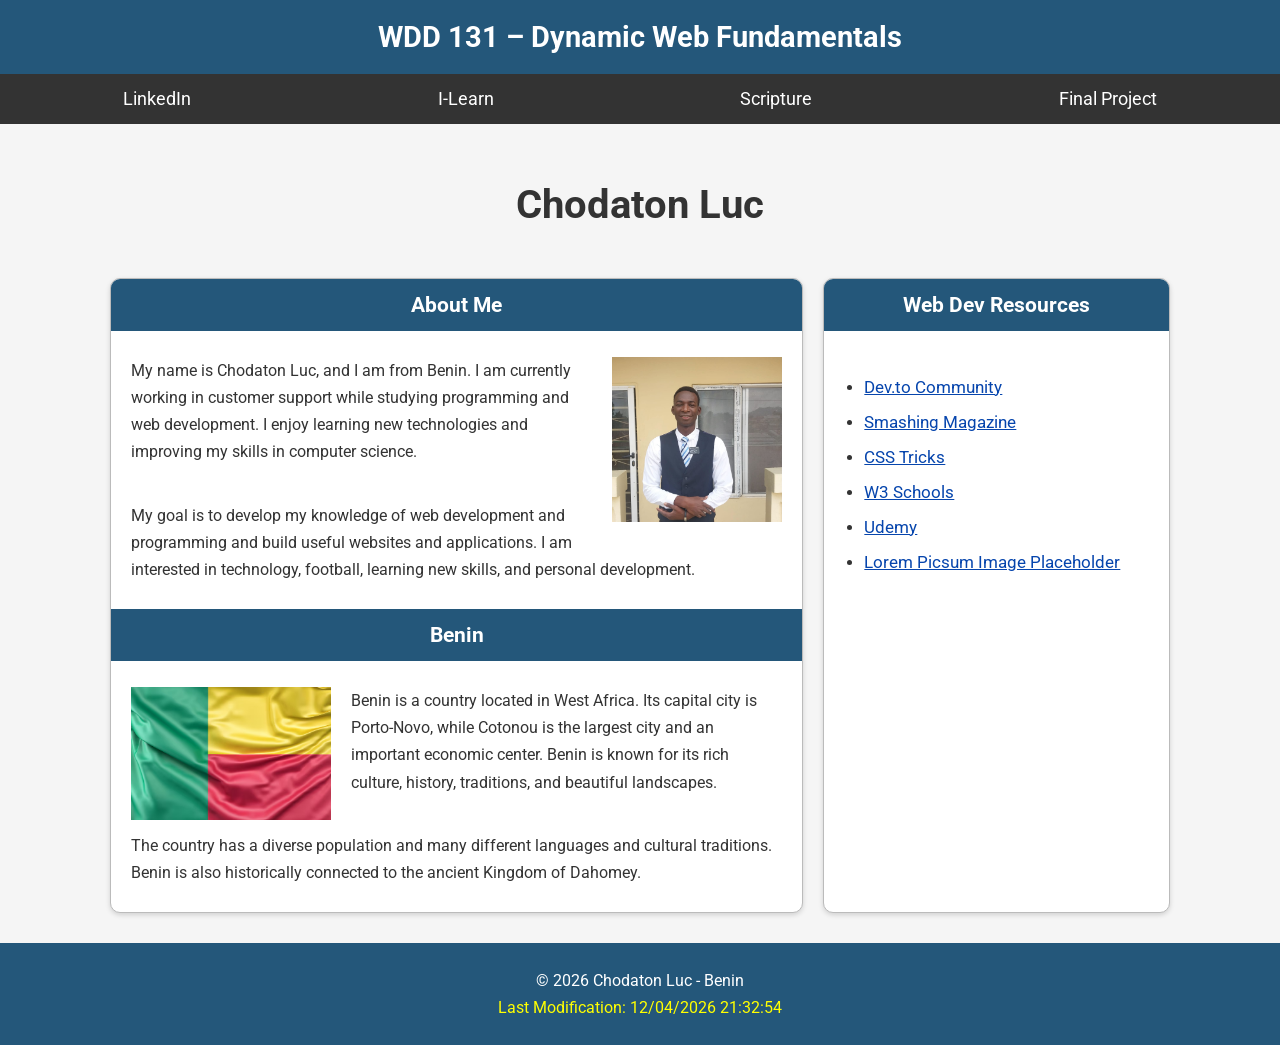
<file: index.html>
<!DOCTYPE html>
<html lang="en">

<head>
    <meta charset="UTF-8">
    <meta name="viewport" content="width=device-width, initial-scale=1.0">

    <title>WDD 131 – Dynamic Web Fundamentals – Chodaton Luc</title>

    <meta name="description"
        content="WDD 131 – Dynamic Web Fundamentals – Chodaton Luc. A personal home page about web development, programming, and resources.">

    <meta name="author" content="Chodaton Luc">
    <link rel="preconnect" href="https://fonts.googleapis.com">
    <link rel="preconnect" href="https://fonts.gstatic.com" crossorigin>
    <link href="https://fonts.googleapis.com/css2?family=Roboto:wght@400;500;700&display=swap" rel="stylesheet">

    <link rel="stylesheet" href="styles/base.css">

    <script src="scripts/getdates.js" defer></script>
</head>

<body>

    <header>
        <span id="course-title">
            WDD 131 – Dynamic Web Fundamentals
        </span>

        <nav>
            <a href="https://www.linkedin.com/" target="_blank">LinkedIn</a>

            <a href="https://byupw.instructure.com/" target="_blank">I-Learn</a>

            <a href="https://www.churchofjesuschrist.org/study/scriptures/bofm/1-ne/3?lang=eng&id=p7#p7"
                target="_blank">
                Scripture
            </a>

            <a href="#">Final Project</a>
        </nav>
    </header>

    <main>

        <h1>Chodaton Luc</h1>

        <section class="card">

            <h2>About Me</h2>

            <div>
                <img src="images/profil.jpg" alt="Photo of Chodaton Luc" class="about-image">

                <p>
                    My name is Chodaton Luc, and I am from Benin.
                    I am currently working in customer support while
                    studying programming and web development.
                    I enjoy learning new technologies and improving
                    my skills in computer science.
                </p>

                <p>
                    My goal is to develop my knowledge of web development
                    and programming and build useful websites and applications.
                    I am interested in technology, football, learning new
                    skills, and personal development.
                </p>
            </div>

            <h2>Benin</h2>

            <div>
                <img src="images/flag.avif" alt="Flag of Benin" class="country-image">

                <p>
                    Benin is a country located in West Africa.
                    Its capital city is Porto-Novo, while Cotonou is
                    the largest city and an important economic center.
                    Benin is known for its rich culture, history,
                    traditions, and beautiful landscapes.
                </p>

                <p>
                    The country has a diverse population and many
                    different languages and cultural traditions.
                    Benin is also historically connected to the
                    ancient Kingdom of Dahomey.
                </p>
            </div>

        </section>

        <section class="card">

            <h2>Web Dev Resources</h2>

            <ul>
                <li>
                    <a href="https://dev.to/" target="_blank">
                        Dev.to Community
                    </a>
                </li>

                <li>
                    <a href="https://www.smashingmagazine.com/" target="_blank">
                        Smashing Magazine
                    </a>
                </li>

                <li>
                    <a href="https://css-tricks.com/" target="_blank">
                        CSS Tricks
                    </a>
                </li>

                <li>
                    <a href="https://www.w3schools.com/" target="_blank">
                        W3 Schools
                    </a>
                </li>

                <li>
                    <a href="https://www.udemy.com/" target="_blank">
                        Udemy
                    </a>
                </li>

                <li>
                    <a href="https://picsum.photos/" target="_blank">
                        Lorem Picsum Image Placeholder
                    </a>
                </li>
            </ul>

        </section>

    </main>

    <footer>

        <p>
            © <span id="currentyear"></span>
            Chodaton Luc - Benin
        </p>

        <p id="lastModified"></p>

    </footer>

</body>

</html>
</file>
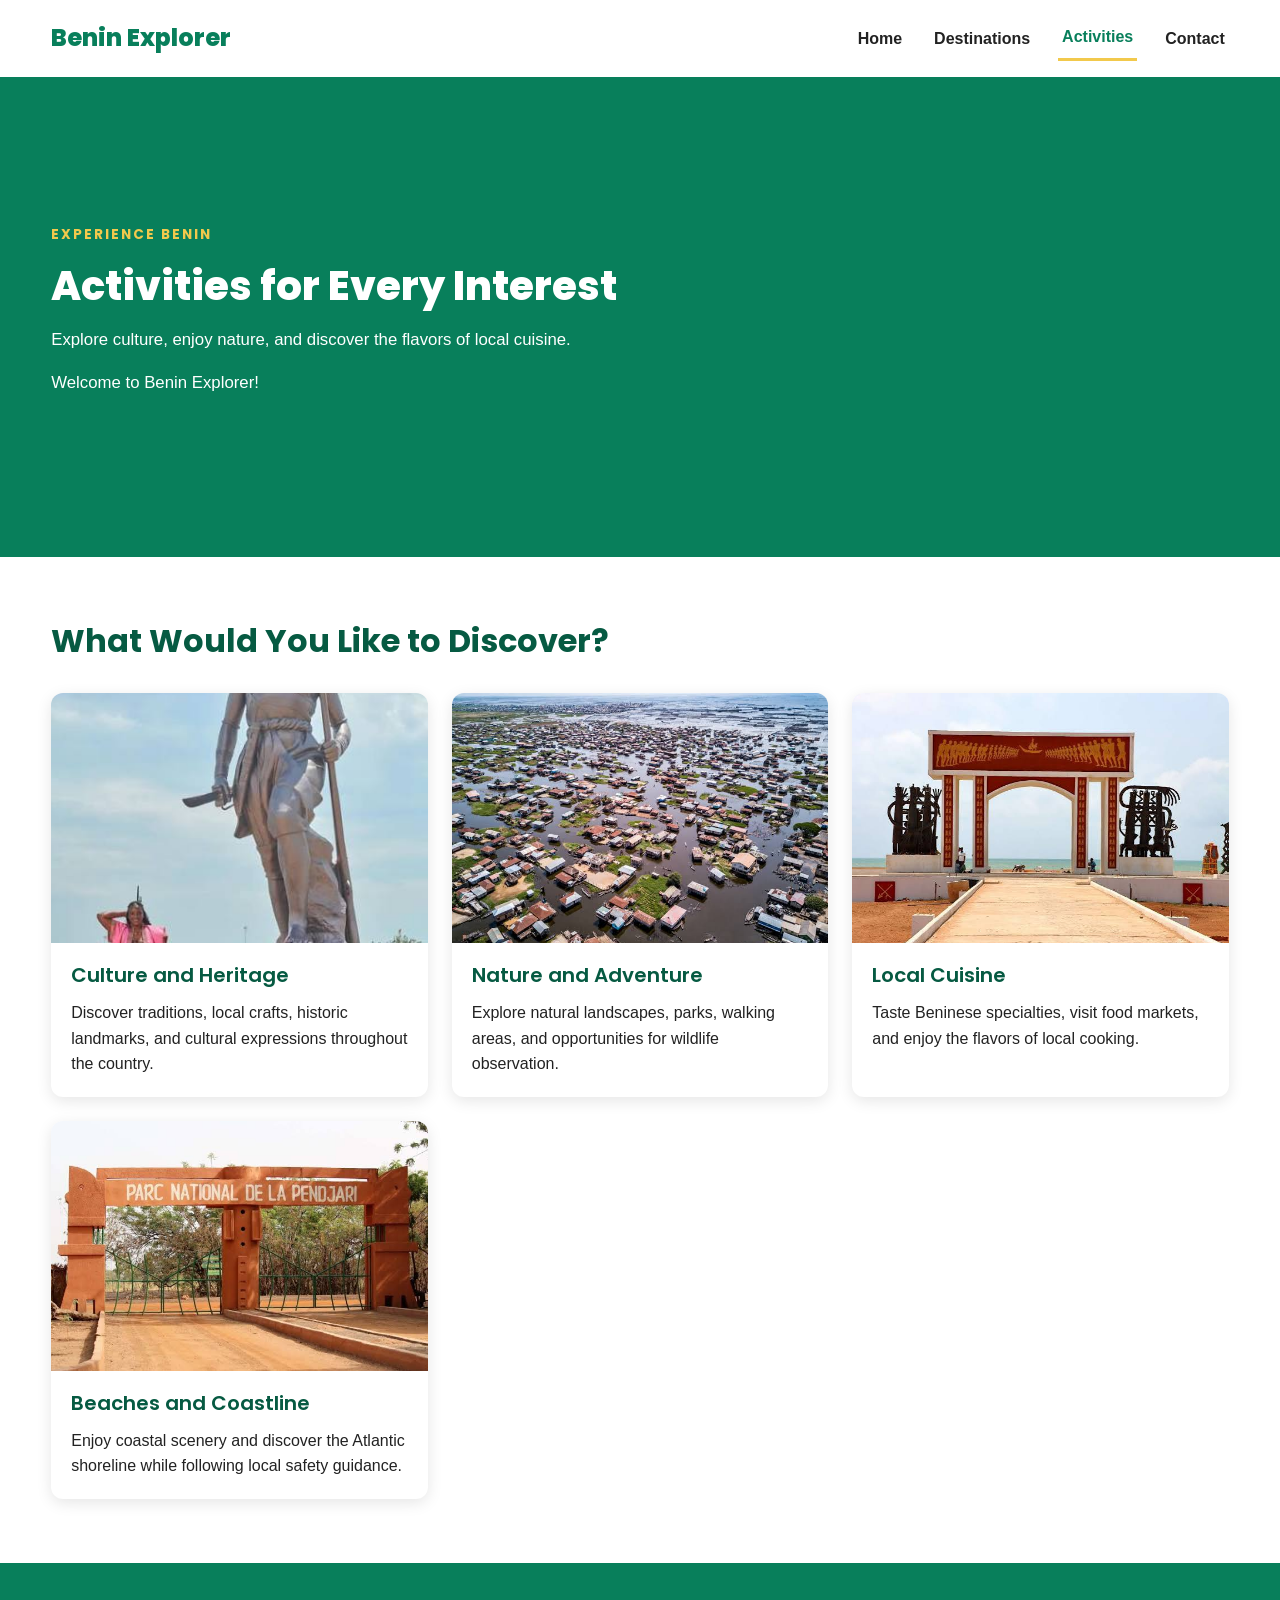
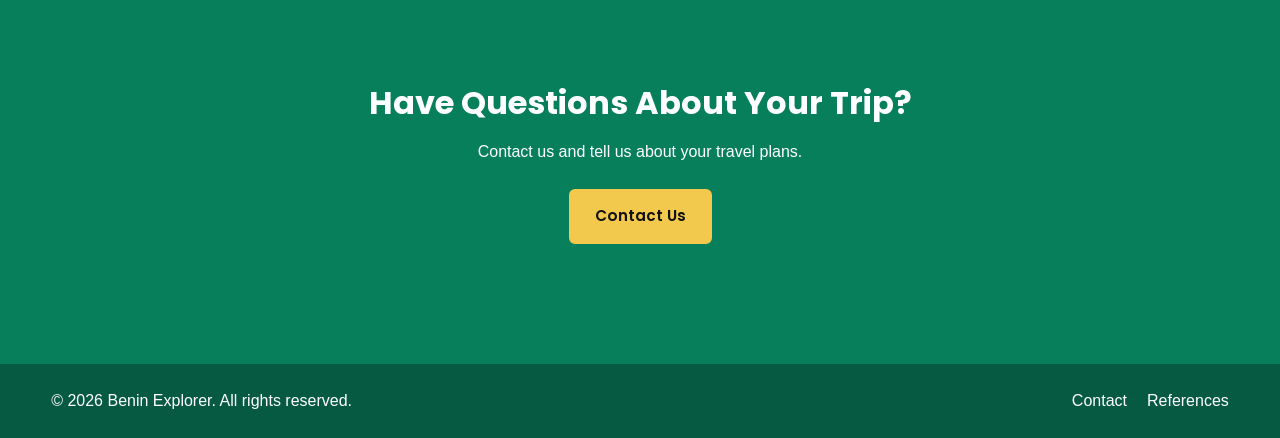
<file: activities.html>
<!DOCTYPE html>
<html lang="en">
<head>
    <meta charset="UTF-8">
    <meta name="viewport" content="width=device-width, initial-scale=1.0">
    <meta name="description" content="Discover cultural, nature, food, and coastal activities in Benin.">
    <meta name="author" content="Benin Explorer">
    <title>Activities | Benin Explorer</title>

    <link rel="stylesheet" href="styles/basee.css">
    <link rel="stylesheet" href="styles/small.css">
    <link rel="stylesheet" href="styles/large.css">

    <script src="scripts/main.js" defer></script>
</head>
<body>
    <header>
        <a class="logo" href="index.html">Benin Explorer</a>

        <button id="menu-button" aria-label="Open navigation menu" aria-expanded="false">
            ☰
        </button>

        <nav id="navigation" aria-label="Main navigation">
            <ul>
                <li><a href="index.html">Home</a></li>
                <li><a href="places.html">Destinations</a></li>
                <li><a href="activities.html" aria-current="page">Activities</a></li>
                <li><a href="contact.html">Contact</a></li>
            </ul>
        </nav>
    </header>

    <main>
        <section class="page-banner">
            <div class="section-container">
                <p class="eyebrow">Experience Benin</p>
                <h1>Activities for Every Interest</h1>
                <p>
                    Explore culture, enjoy nature, and discover
                    the flavors of local cuisine.
                </p>
            </div>
        </section>

        <section class="section-container">
            <h2>What Would You Like to Discover?</h2>

            <div class="card-grid">
                <article class="activity-card">
                    <img
                        src="images/Amazone.jpg"
                        alt="Traditional art and cultural heritage in Benin"
                        loading="lazy"
                        width="600"
                        height="400"
                    >
                    <div class="card-content">
                        <h3>Culture and Heritage</h3>
                        <p>
                            Discover traditions, local crafts,
                            historic landmarks, and cultural
                            expressions throughout the country.
                        </p>
                    </div>
                </article>

                <article class="activity-card">
                    <img
                        src="images/Ganvié$.jpg"
                        alt="Green natural landscape in Benin"
                        loading="lazy"
                        width="600"
                        height="400"
                    >
                    <div class="card-content">
                        <h3>Nature and Adventure</h3>
                        <p>
                            Explore natural landscapes, parks,
                            walking areas, and opportunities
                            for wildlife observation.
                        </p>
                    </div>
                </article>

                <article class="activity-card">
                    <img
                        src="images/Ouidah.jpg"
                        alt="A dish inspired by Beninese cuisine"
                        loading="lazy"
                        width="600"
                        height="400"
                    >
                    <div class="card-content">
                        <h3>Local Cuisine</h3>
                        <p>
                            Taste Beninese specialties, visit
                            food markets, and enjoy the flavors
                            of local cooking.
                        </p>
                    </div>
                </article>

                <article class="activity-card">
                    <img
                        src="images/pendjari.jpg"
                        alt="Beach along the Atlantic coast of Benin"
                        loading="lazy"
                        width="600"
                        height="400"
                    >
                    <div class="card-content">
                        <h3>Beaches and Coastline</h3>
                        <p>
                            Enjoy coastal scenery and discover
                            the Atlantic shoreline while following
                            local safety guidance.
                        </p>
                    </div>
                </article>
            </div>
        </section>

        <section class="call-to-action">
            <div class="section-container">
                <h2>Have Questions About Your Trip?</h2>
                <p>Contact us and tell us about your travel plans.</p>
                <a class="button button-gold" href="contact.html">
                    Contact Us
                </a>
            </div>
        </section>
    </main>

    <footer>
        <p>&copy; <span id="current-year"></span> Benin Explorer. All rights reserved.</p>
        <nav aria-label="Footer navigation">
            <a href="contact.html">Contact</a>
            <a href="references.html">References</a>
        </nav>
    </footer>
</body>
</html>
</file>
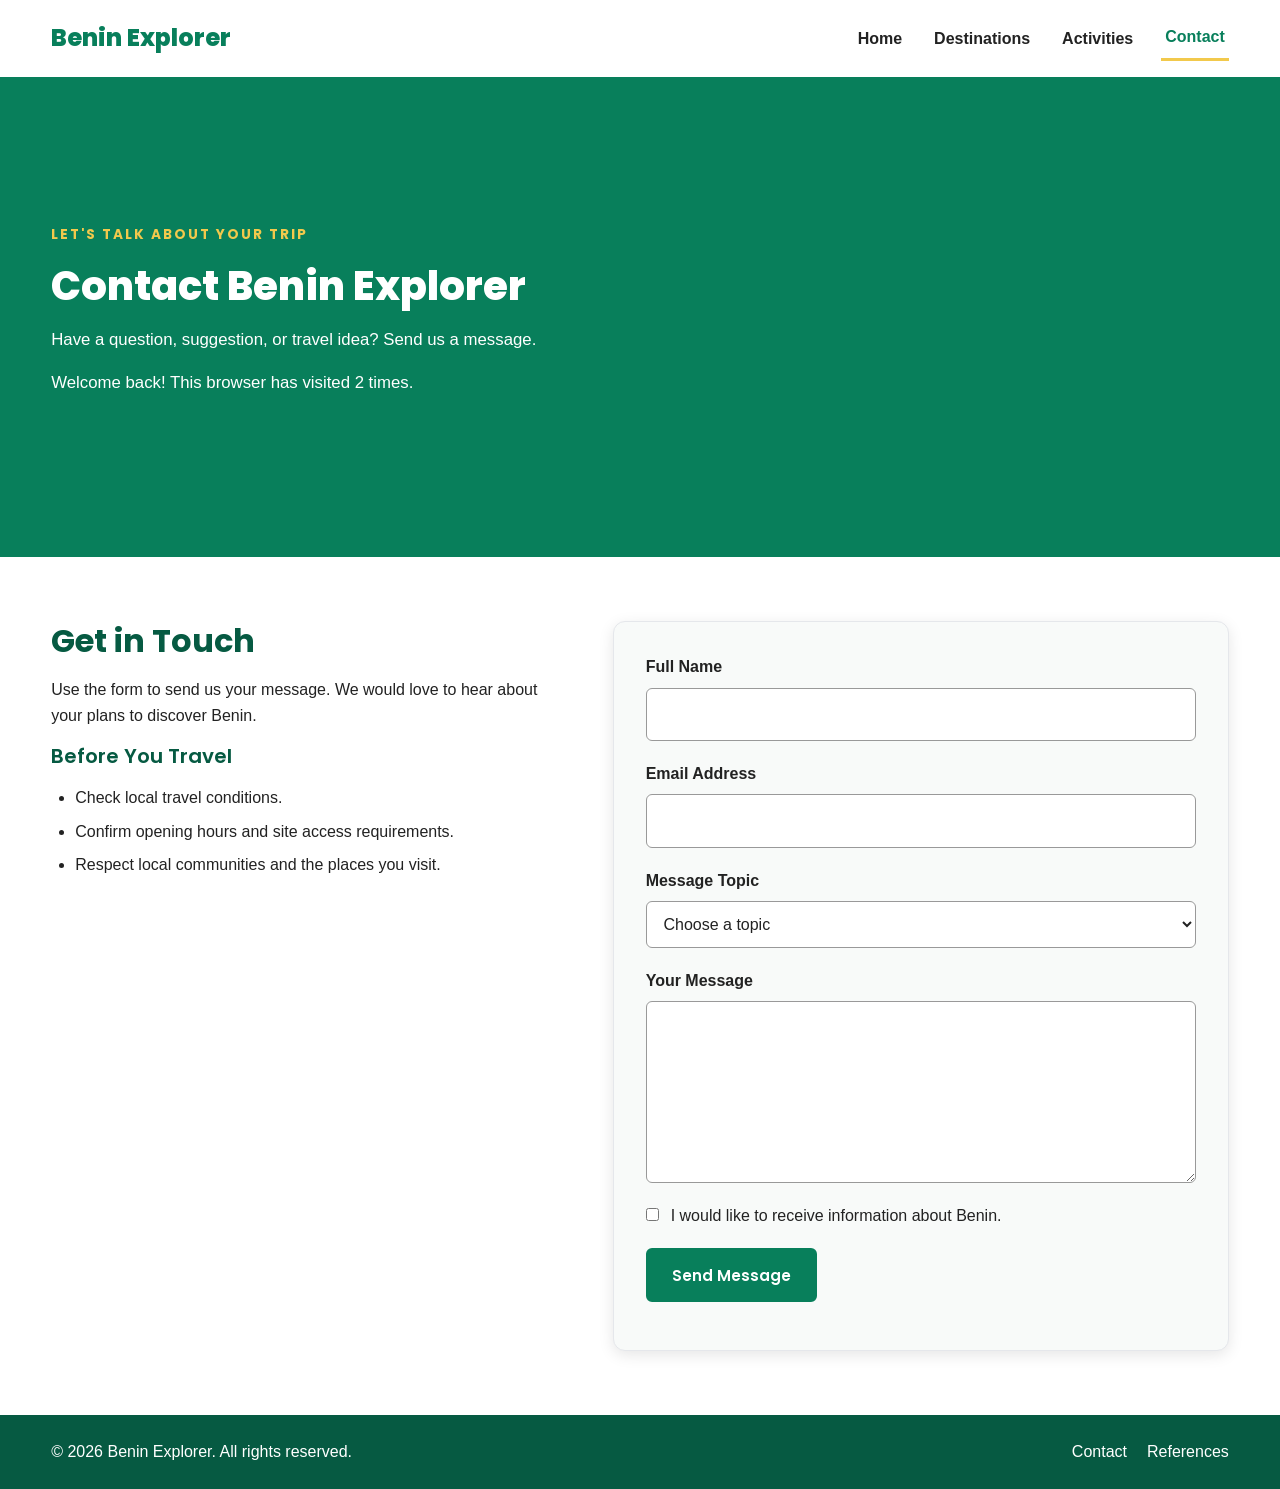
<file: contact.html>
<!DOCTYPE html>
<html lang="en">
<head>
    <meta charset="UTF-8">
    <meta name="viewport" content="width=device-width, initial-scale=1.0">
    <meta name="description" content="Contact Benin Explorer with questions or ideas for discovering Benin.">
    <meta name="author" content="Benin Explorer">
    <title>Contact | Benin Explorer</title>

    <link rel="stylesheet" href="styles/basee.css">
    <link rel="stylesheet" href="styles/small.css">
    <link rel="stylesheet" href="styles/large.css">

    <script src="scripts/main.js" defer></script>
</head>
<body>
    <header>
        <a class="logo" href="index.html">Benin Explorer</a>

        <button id="menu-button" aria-label="Open navigation menu" aria-expanded="false">
            ☰
        </button>

        <nav id="navigation" aria-label="Main navigation">
            <ul>
                <li><a href="index.html">Home</a></li>
                <li><a href="places.html">Destinations</a></li>
                <li><a href="activities.html">Activities</a></li>
                <li><a href="contact.html" aria-current="page">Contact</a></li>
            </ul>
        </nav>
    </header>

    <main>
        <section class="page-banner">
            <div class="section-container">
                <p class="eyebrow">Let's Talk About Your Trip</p>
                <h1>Contact Benin Explorer</h1>
                <p>
                    Have a question, suggestion, or travel idea?
                    Send us a message.
                </p>
            </div>
        </section>

        <section class="section-container contact-layout">
            <div class="contact-info">
                <h2>Get in Touch</h2>
                <p>
                    Use the form to send us your message.
                    We would love to hear about your plans
                    to discover Benin.
                </p>

                <h3>Before You Travel</h3>
                <ul>
                    <li>Check local travel conditions.</li>
                    <li>Confirm opening hours and site access requirements.</li>
                    <li>Respect local communities and the places you visit.</li>
                </ul>
            </div>

            <form id="contact-form" class="contact-form">
                <div class="form-group">
                    <label for="name">Full Name</label>
                    <input
                        type="text"
                        id="name"
                        name="name"
                        autocomplete="name"
                        required
                        minlength="2"
                    >
                </div>

                <div class="form-group">
                    <label for="email">Email Address</label>
                    <input
                        type="email"
                        id="email"
                        name="email"
                        autocomplete="email"
                        required
                    >
                </div>

                <div class="form-group">
                    <label for="interest">Message Topic</label>
                    <select id="interest" name="interest" required>
                        <option value="">Choose a topic</option>
                        <option value="destinations">Destinations</option>
                        <option value="activities">Activities</option>
                        <option value="culture">Culture and Heritage</option>
                        <option value="other">Other Request</option>
                    </select>
                </div>

                <div class="form-group">
                    <label for="message">Your Message</label>
                    <textarea
                        id="message"
                        name="message"
                        rows="6"
                        required
                        minlength="10"
                    ></textarea>
                </div>

                <div class="form-group checkbox-group">
                    <input type="checkbox" id="newsletter" name="newsletter">
                    <label for="newsletter">
                        I would like to receive information about Benin.
                    </label>
                </div>

                <button class="button" type="submit">Send Message</button>
                <p id="form-feedback" role="status" aria-live="polite"></p>
            </form>
        </section>
    </main>

    <footer>
        <p>&copy; <span id="current-year"></span> Benin Explorer. All rights reserved.</p>
        <nav aria-label="Footer navigation">
            <a href="contact.html">Contact</a>
            <a href="references.html">References</a>
        </nav>
    </footer>
</body>
</html>
</file>
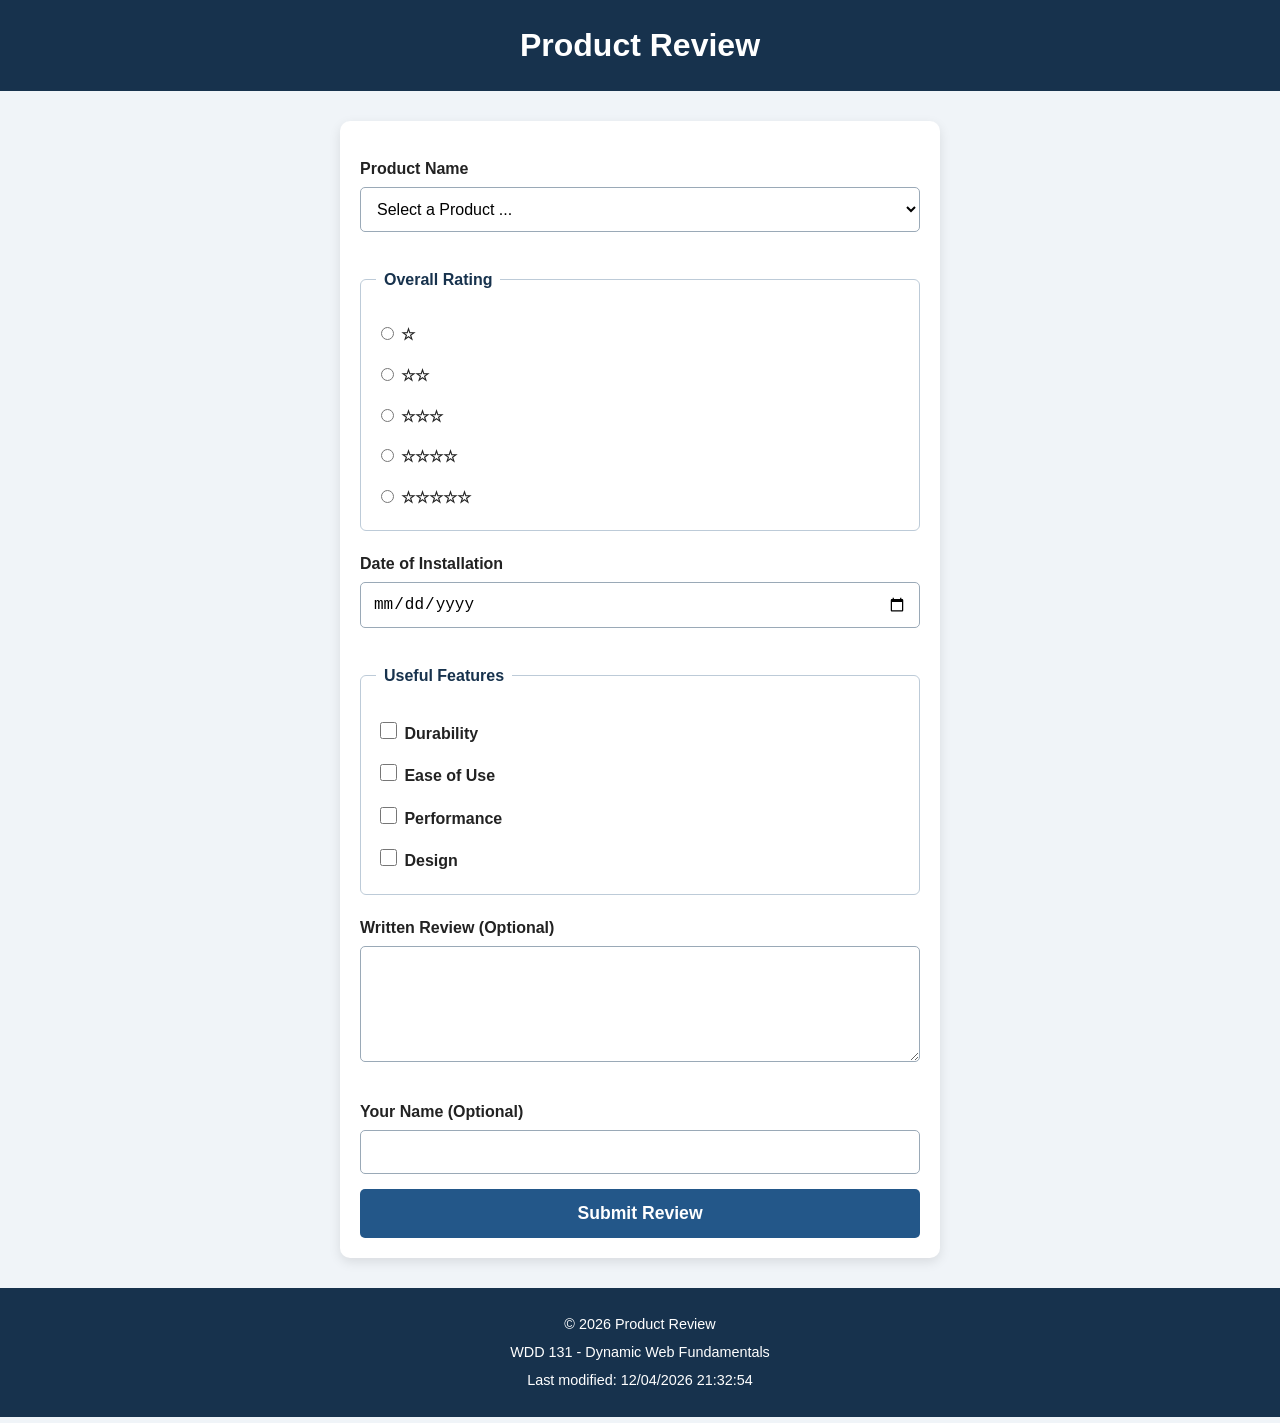
<file: form.html>
<!DOCTYPE html>
<html lang="en">

<head>
    <meta charset="UTF-8">
    <meta name="author" content="Luc Chodaton">
    <meta name="description"
        content="Share your thoughts about a product, rate your experience, and tell us which features you liked the most.">
    <meta name="viewport" content="width=device-width, initial-scale=1.0">

    <title>Product Review Form</title>

    <link rel="stylesheet" href="styles/form.css">
    <script src="scripts/form.js" defer></script>
</head>

<body>
    <header>
        <h1>Product Review</h1>
    </header>

    <main>
        <form method="get" action="review.html">

            <label for="productName">Product Name</label>
            <select id="productName" name="productName" required>
                <option value="" disabled selected>Select a Product ...</option>
            </select>

            <fieldset>
                <legend>Overall Rating</legend>

                <label for="rating1">
                    <input type="radio" id="rating1" name="rating" value="1" required>
                    ☆
                </label>

                <label for="rating2">
                    <input type="radio" id="rating2" name="rating" value="2" required>
                    ☆☆
                </label>

                <label for="rating3">
                    <input type="radio" id="rating3" name="rating" value="3" required>
                    ☆☆☆
                </label>

                <label for="rating4">
                    <input type="radio" id="rating4" name="rating" value="4" required>
                    ☆☆☆☆
                </label>

                <label for="rating5">
                    <input type="radio" id="rating5" name="rating" value="5" required>
                    ☆☆☆☆☆
                </label>
            </fieldset>

            <label for="installDate">Date of Installation</label>
            <input type="date" id="installDate" name="installDate" required>

            <fieldset>
                <legend>Useful Features</legend>

                <label for="durability">
                    <input type="checkbox" id="durability" name="features" value="Durability">
                    Durability
                </label>

                <label for="ease">
                    <input type="checkbox" id="ease" name="features" value="Ease of Use">
                    Ease of Use
                </label>

                <label for="performance">
                    <input type="checkbox" id="performance" name="features" value="Performance">
                    Performance
                </label>

                <label for="design">
                    <input type="checkbox" id="design" name="features" value="Design">
                    Design
                </label>
            </fieldset>

            <label for="writtenReview">Written Review (Optional)</label>
            <textarea id="writtenReview" name="writtenReview" rows="5"></textarea>

            <label for="userName">Your Name (Optional)</label>
            <input type="text" id="userName" name="userName">

            <input type="submit" value="Submit Review">

        </form>
    </main>

    <footer>
        <p>&copy; <span id="currentYear"></span> Product Review</p>
        <p>WDD 131 - Dynamic Web Fundamentals</p>
        <p>Last modified: <span id="lastModified"></span></p>
    </footer>
</body>

</html>
</file>
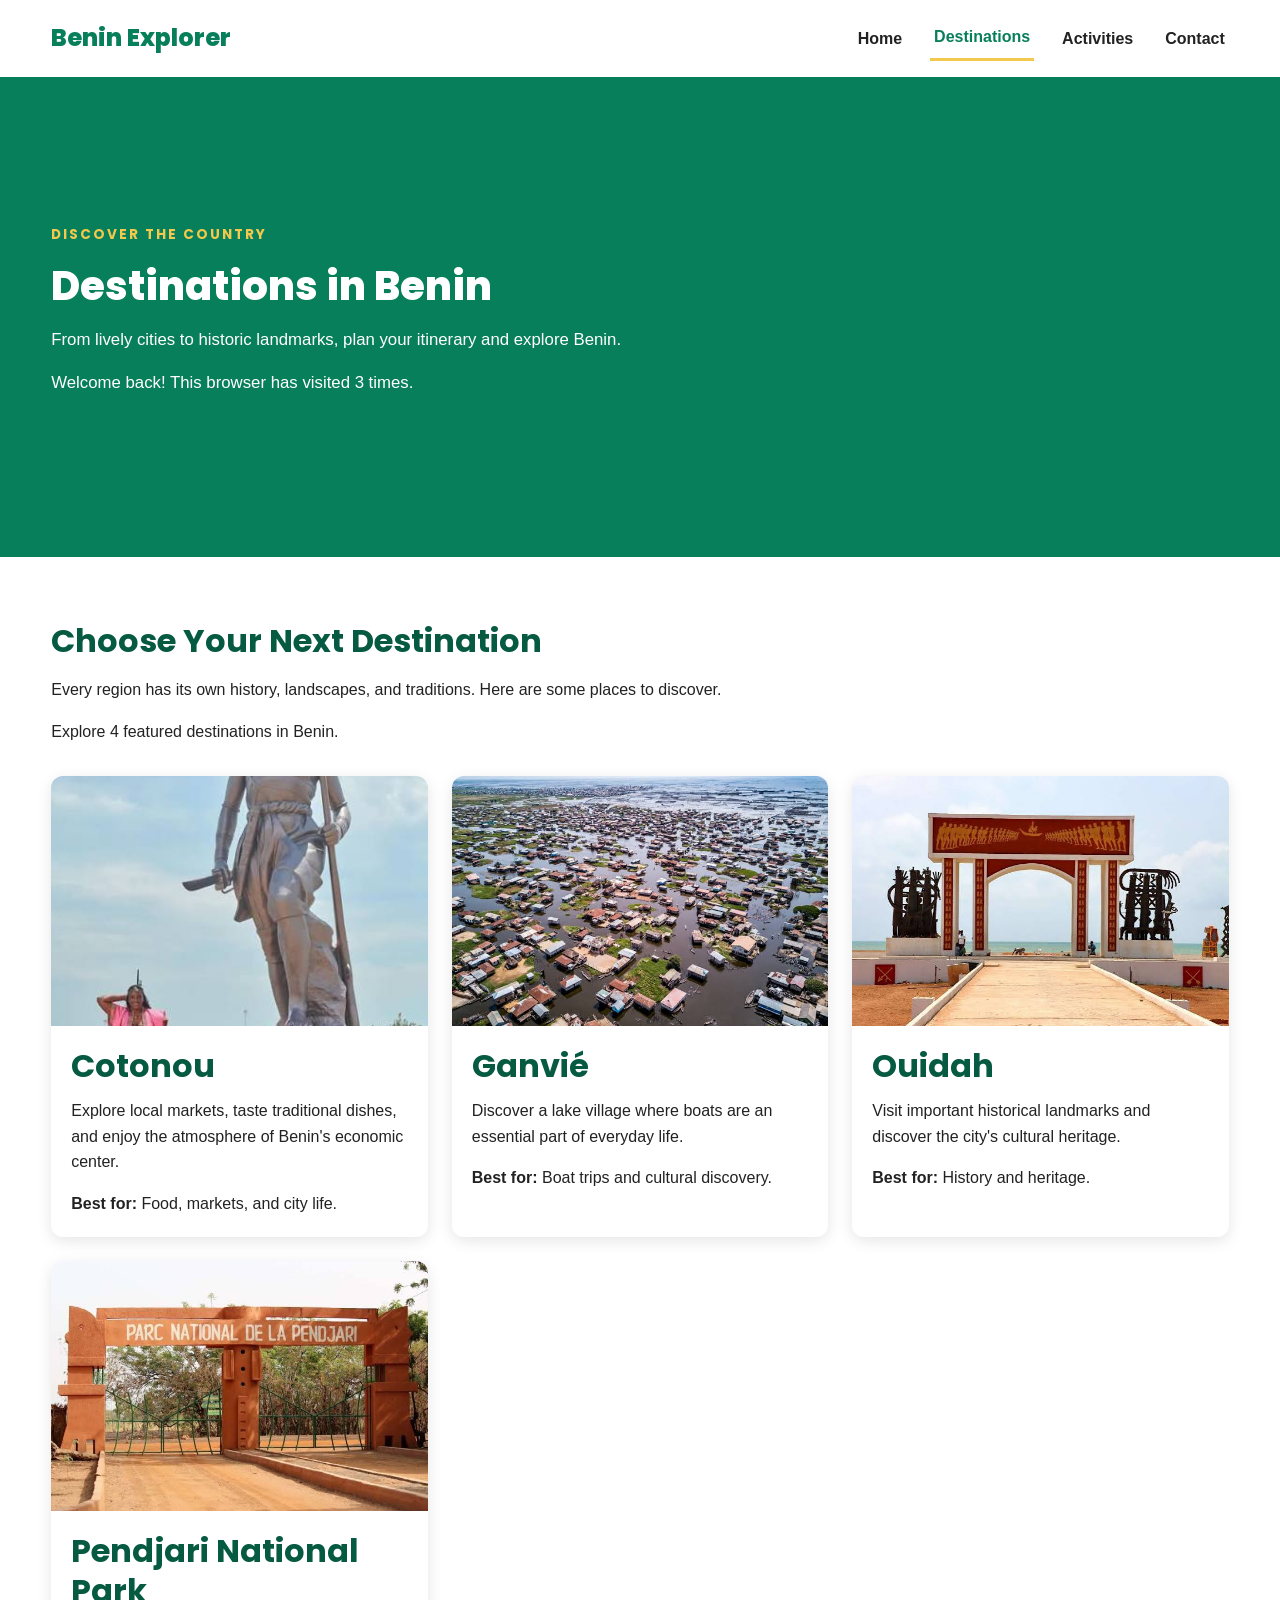
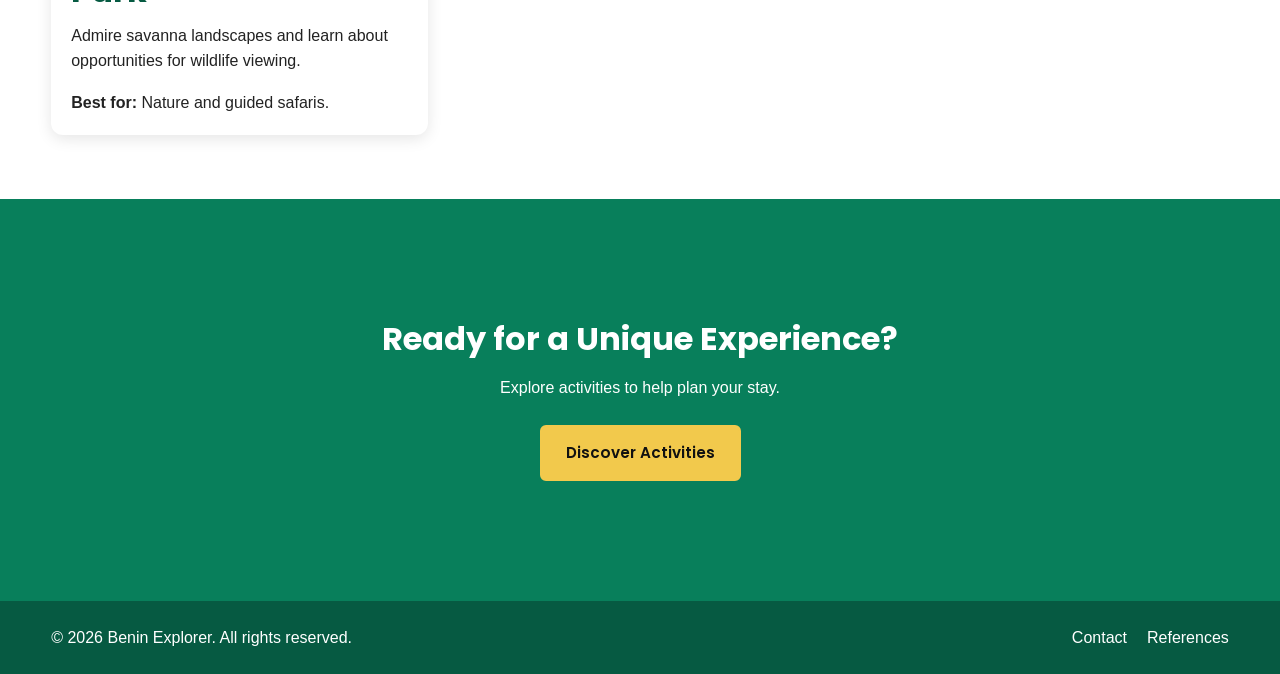
<file: places.html>
<!DOCTYPE html>
<html lang="en">
<head>
    <meta charset="UTF-8">
    <meta name="viewport" content="width=device-width, initial-scale=1.0">
    <meta name="description" content="Explore Benin's destinations, including Cotonou, Ganvié, Ouidah, and Pendjari National Park.">
    <meta name="author" content="Benin Explorer">
    <title>Destinations | Benin Explorer</title>

    <link rel="stylesheet" href="styles/basee.css">
    <link rel="stylesheet" href="styles/small.css">
    <link rel="stylesheet" href="styles/large.css">

    <script src="scripts/main.js" defer></script>
</head>
<body>
    <header>
        <a class="logo" href="index.html">Benin Explorer</a>

        <button id="menu-button" aria-label="Open navigation menu" aria-expanded="false">
            ☰
        </button>

        <nav id="navigation" aria-label="Main navigation">
            <ul>
                <li><a href="index.html">Home</a></li>
                <li><a href="places.html" aria-current="page">Destinations</a></li>
                <li><a href="activities.html">Activities</a></li>
                <li><a href="contact.html">Contact</a></li>
            </ul>
        </nav>
    </header>

    <main>
        <section class="page-banner">
            <div class="section-container">
                <p class="eyebrow">Discover the Country</p>
                <h1>Destinations in Benin</h1>
                <p>
                    From lively cities to historic landmarks,
                    plan your itinerary and explore Benin.
                </p>
            </div>
        </section>

        <section class="section-container">
            <h2>Choose Your Next Destination</h2>
            <p>
                Every region has its own history, landscapes,
                and traditions. Here are some places to discover.
            </p>

            <div class="card-grid">
                <article class="destination-card" id="cotonou">
                    <img
                        src="images/Amazone.jpg"
                        alt="Urban scenery in Cotonou"
                        loading="lazy"
                        width="600"
                        height="400"
                    >
                    <div class="card-content">
                        <h2>Cotonou</h2>
                        <p>
                            Explore local markets, taste traditional
                            dishes, and enjoy the atmosphere of
                            Benin's economic center.
                        </p>
                        <p><strong>Best for:</strong> Food, markets, and city life.</p>
                    </div>
                </article>

                <article class="destination-card" id="ganvie">
                    <img
                        src="images/Ganvié$.jpg"
                        alt="Ganvié lake village on Lake Nokoué"
                        loading="lazy"
                        width="600"
                        height="400"
                    >
                    <div class="card-content">
                        <h2>Ganvié</h2>
                        <p>
                            Discover a lake village where boats
                            are an essential part of everyday life.
                        </p>
                        <p><strong>Best for:</strong> Boat trips and cultural discovery.</p>
                    </div>
                </article>

                <article class="destination-card" id="ouidah">
                    <img
                        src="images/Ouidah.jpg"
                        alt="Historic heritage site in Ouidah"
                        loading="lazy"
                        width="600"
                        height="400"
                    >
                    <div class="card-content">
                        <h2>Ouidah</h2>
                        <p>
                            Visit important historical landmarks
                            and discover the city's cultural heritage.
                        </p>
                        <p><strong>Best for:</strong> History and heritage.</p>
                    </div>
                </article>

                <article class="destination-card" id="pendjari">
                    <img
                        src="images/pendjari.jpg"
                        alt="Savanna landscape in the Pendjari region"
                        loading="lazy"
                        width="600"
                        height="400"
                    >
                    <div class="card-content">
                        <h2>Pendjari National Park</h2>
                        <p>
                            Admire savanna landscapes and learn
                            about opportunities for wildlife viewing.
                        </p>
                        <p><strong>Best for:</strong> Nature and guided safaris.</p>
                    </div>
                </article>
            </div>
        </section>

        <section class="call-to-action">
            <div class="section-container">
                <h2>Ready for a Unique Experience?</h2>
                <p>Explore activities to help plan your stay.</p>
                <a class="button button-gold" href="activities.html">
                    Discover Activities
                </a>
            </div>
        </section>
    </main>

    <footer>
        <p>&copy; <span id="current-year"></span> Benin Explorer. All rights reserved.</p>
        <nav aria-label="Footer navigation">
            <a href="contact.html">Contact</a>
            <a href="references.html">References</a>
        </nav>
    </footer>
</body>
</html>
</file>
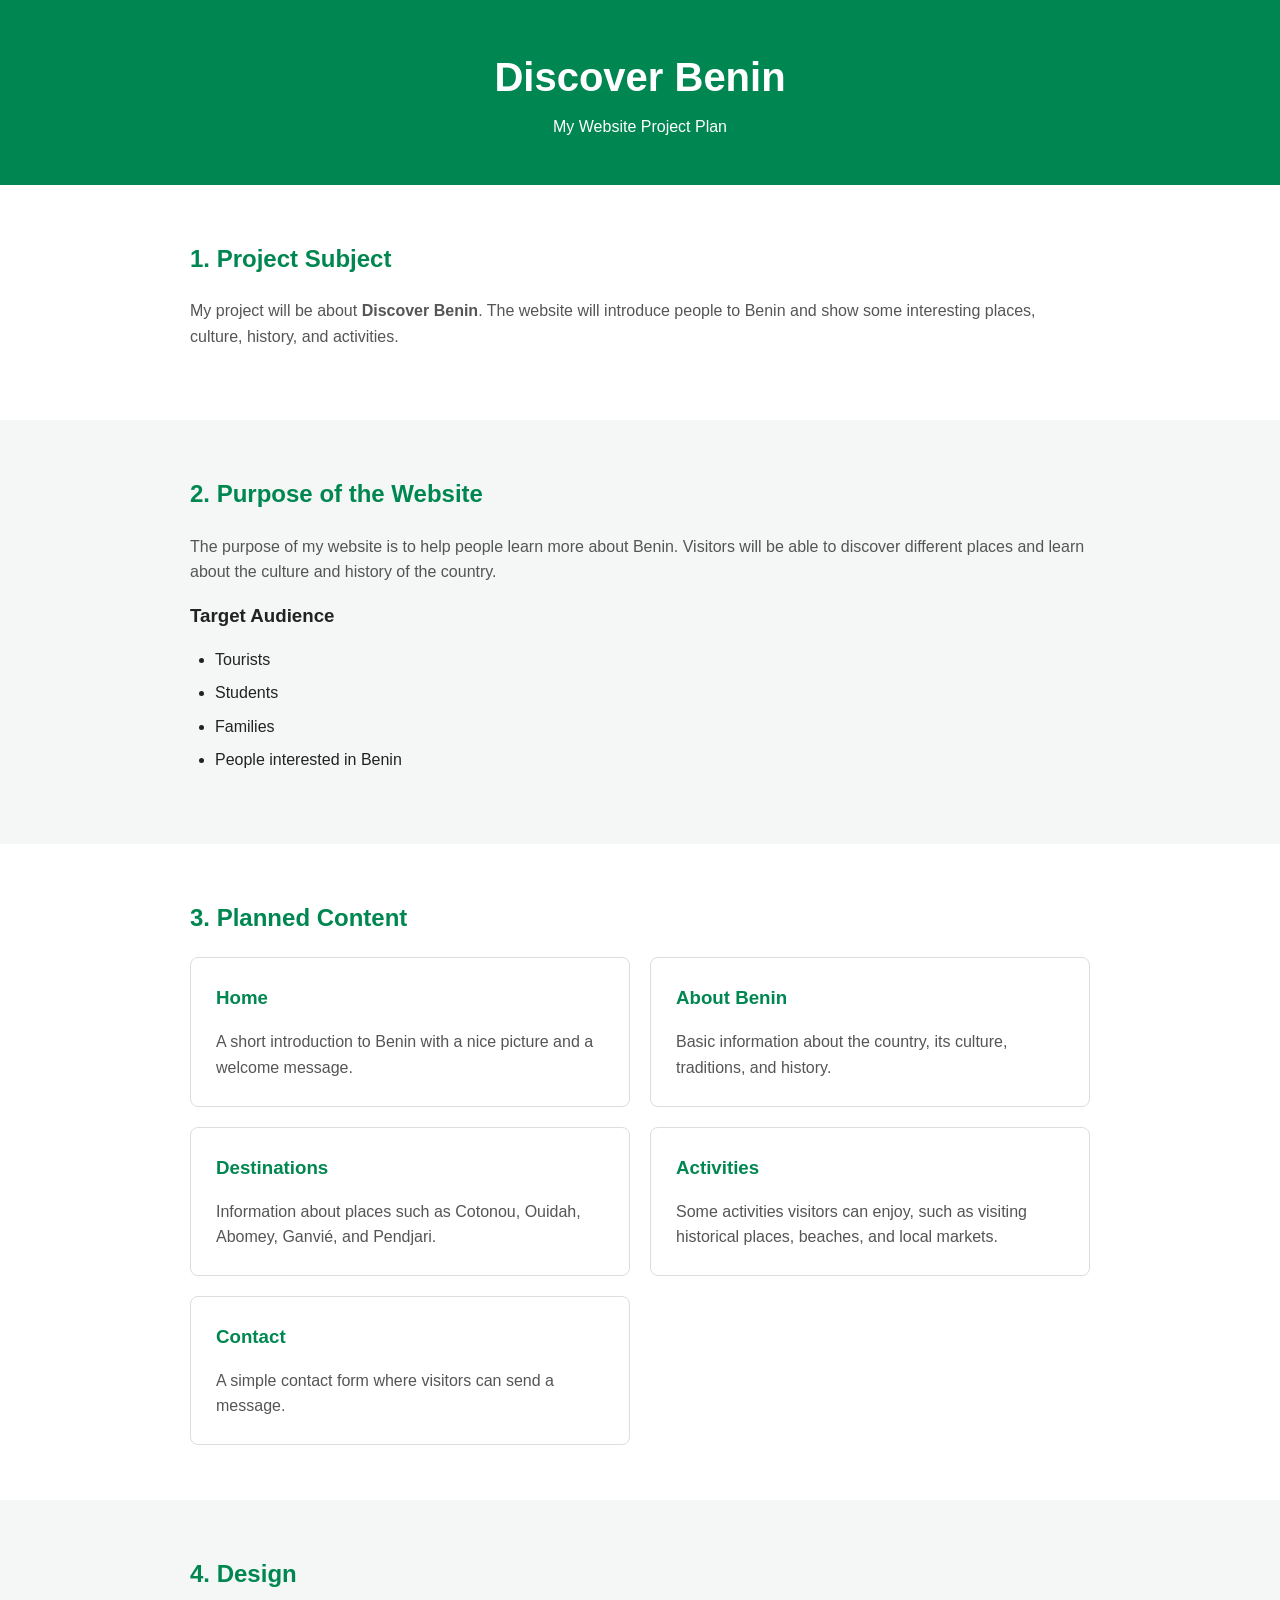
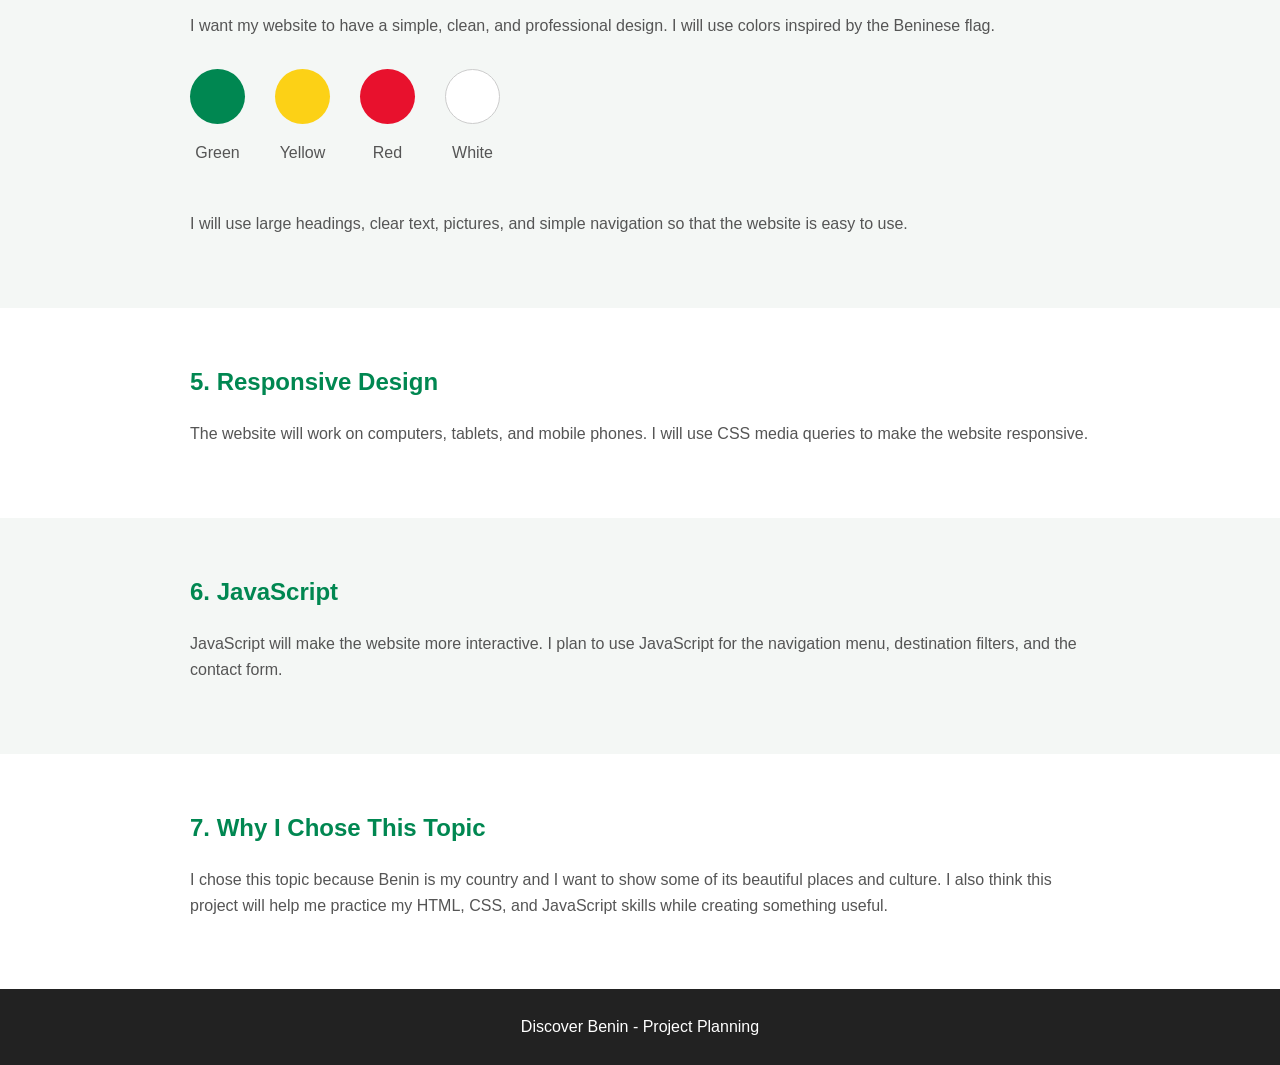
<file: planning.html>
<!DOCTYPE html>
<html lang="en">
<head>
    <meta charset="UTF-8">
    <meta name="viewport" content="width=device-width, initial-scale=1.0">

    <title>Discover Benin - Project Plan</title>

    <link rel="stylesheet" href="styles/planning.css">
</head>

<body>

    <header>
        <div class="container">
            <h1>Discover Benin</h1>
            <p>My Website Project Plan</p>
        </div>
    </header>


    <main>

        <!-- Project Subject -->
        <section class="section">
            <div class="container">

                <h2>1. Project Subject</h2>

                <p>
                    My project will be about <strong>Discover Benin</strong>.
                    The website will introduce people to Benin and show some
                    interesting places, culture, history, and activities.
                </p>

            </div>
        </section>


        <!-- Purpose -->
        <section class="section light">
            <div class="container">

                <h2>2. Purpose of the Website</h2>

                <p>
                    The purpose of my website is to help people learn more
                    about Benin. Visitors will be able to discover different
                    places and learn about the culture and history of the country.
                </p>

                <h3>Target Audience</h3>

                <ul>
                    <li>Tourists</li>
                    <li>Students</li>
                    <li>Families</li>
                    <li>People interested in Benin</li>
                </ul>

            </div>
        </section>


        <!-- Content -->
        <section class="section">
            <div class="container">

                <h2>3. Planned Content</h2>

                <div class="cards">

                    <div class="card">
                        <h3>Home</h3>
                        <p>
                            A short introduction to Benin with a nice picture
                            and a welcome message.
                        </p>
                    </div>

                    <div class="card">
                        <h3>About Benin</h3>
                        <p>
                            Basic information about the country, its culture,
                            traditions, and history.
                        </p>
                    </div>

                    <div class="card">
                        <h3>Destinations</h3>
                        <p>
                            Information about places such as Cotonou, Ouidah,
                            Abomey, Ganvié, and Pendjari.
                        </p>
                    </div>

                    <div class="card">
                        <h3>Activities</h3>
                        <p>
                            Some activities visitors can enjoy, such as
                            visiting historical places, beaches, and local markets.
                        </p>
                    </div>

                    <div class="card">
                        <h3>Contact</h3>
                        <p>
                            A simple contact form where visitors can send
                            a message.
                        </p>
                    </div>

                </div>

            </div>
        </section>


        <!-- Design -->
        <section class="section light">
            <div class="container">

                <h2>4. Design</h2>

                <p>
                    I want my website to have a simple, clean, and professional
                    design. I will use colors inspired by the Beninese flag.
                </p>

                <div class="colors">

                    <div>
                        <span class="color green"></span>
                        <p>Green</p>
                    </div>

                    <div>
                        <span class="color yellow"></span>
                        <p>Yellow</p>
                    </div>

                    <div>
                        <span class="color red"></span>
                        <p>Red</p>
                    </div>

                    <div>
                        <span class="color white"></span>
                        <p>White</p>
                    </div>

                </div>

                <p class="design-text">
                    I will use large headings, clear text, pictures, and
                    simple navigation so that the website is easy to use.
                </p>

            </div>
        </section>


        <!-- Responsive Design -->
        <section class="section">
            <div class="container">

                <h2>5. Responsive Design</h2>

                <p>
                    The website will work on computers, tablets, and mobile phones.
                    I will use CSS media queries to make the website responsive.
                </p>

            </div>
        </section>


        <!-- JavaScript -->
        <section class="section light">
            <div class="container">

                <h2>6. JavaScript</h2>

                <p>
                    JavaScript will make the website more interactive.
                    I plan to use JavaScript for the navigation menu,
                    destination filters, and the contact form.
                </p>

            </div>
        </section>


        <!-- Reason -->
        <section class="section">
            <div class="container">

                <h2>7. Why I Chose This Topic</h2>

                <p>
                    I chose this topic because Benin is my country and I want
                    to show some of its beautiful places and culture.
                    I also think this project will help me practice my HTML,
                    CSS, and JavaScript skills while creating something useful.
                </p>

            </div>
        </section>

    </main>


    <footer>
        <div class="container">
            <p>Discover Benin - Project Planning</p>
        </div>
    </footer>

</body>
</html>
</file>
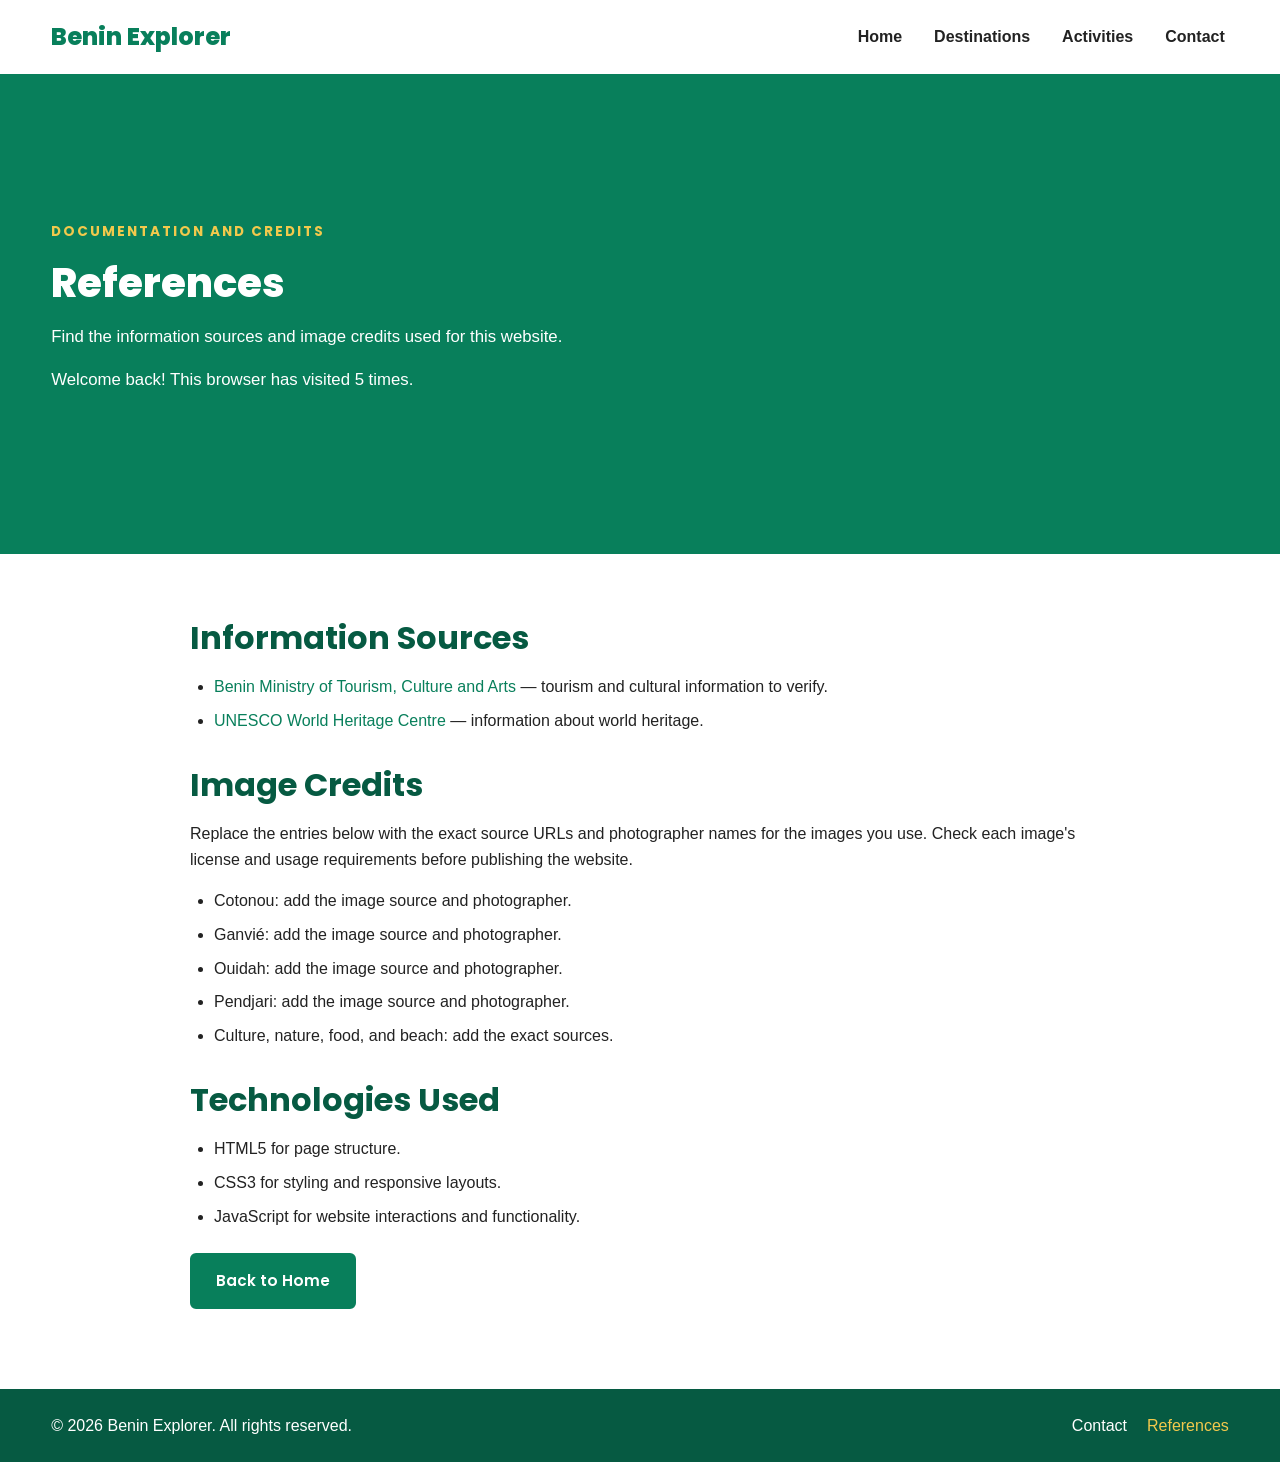
<file: references.html>
<!DOCTYPE html>
<html lang="en">
<head>
    <meta charset="UTF-8">
    <meta name="viewport" content="width=device-width, initial-scale=1.0">
    <meta name="description" content="View information sources and image credits for the Benin Explorer tourism website.">
    <meta name="author" content="Benin Explorer">
    <title>References | Benin Explorer</title>

    <link rel="stylesheet" href="styles/basee.css">
    <link rel="stylesheet" href="styles/small.css">
    <link rel="stylesheet" href="styles/large.css">

    <script src="scripts/main.js" defer></script>
</head>
<body>
    <header>
        <a class="logo" href="index.html">Benin Explorer</a>

        <button id="menu-button" aria-label="Open navigation menu" aria-expanded="false">
            ☰
        </button>

        <nav id="navigation" aria-label="Main navigation">
            <ul>
                <li><a href="index.html">Home</a></li>
                <li><a href="places.html">Destinations</a></li>
                <li><a href="activities.html">Activities</a></li>
                <li><a href="contact.html">Contact</a></li>
            </ul>
        </nav>
    </header>

    <main>
        <section class="page-banner">
            <div class="section-container">
                <p class="eyebrow">Documentation and Credits</p>
                <h1>References</h1>
                <p>
                    Find the information sources and image credits
                    used for this website.
                </p>
            </div>
        </section>

        <section class="section-container references-content">
            <h2>Information Sources</h2>
            <ul>
                <li>
                    <a href="https://tourisme.gouv.bj/" target="_blank" rel="noopener noreferrer">
                        Benin Ministry of Tourism, Culture and Arts
                    </a>
                    — tourism and cultural information to verify.
                </li>
                <li>
                    <a href="https://whc.unesco.org/" target="_blank" rel="noopener noreferrer">
                        UNESCO World Heritage Centre
                    </a>
                    — information about world heritage.
                </li>
            </ul>

            <h2>Image Credits</h2>
            <p>
                Replace the entries below with the exact source URLs
                and photographer names for the images you use.
                Check each image's license and usage requirements
                before publishing the website.
            </p>

            <ul>
                <li>Cotonou: add the image source and photographer.</li>
                <li>Ganvié: add the image source and photographer.</li>
                <li>Ouidah: add the image source and photographer.</li>
                <li>Pendjari: add the image source and photographer.</li>
                <li>Culture, nature, food, and beach: add the exact sources.</li>
            </ul>

            <h2>Technologies Used</h2>
            <ul>
                <li>HTML5 for page structure.</li>
                <li>CSS3 for styling and responsive layouts.</li>
                <li>JavaScript for website interactions and functionality.</li>
            </ul>

            <p>
                <a class="button" href="index.html">Back to Home</a>
            </p>
        </section>
    </main>

    <footer>
        <p>&copy; <span id="current-year"></span> Benin Explorer. All rights reserved.</p>
        <nav aria-label="Footer navigation">
            <a href="contact.html">Contact</a>
            <a href="references.html" aria-current="page">References</a>
        </nav>
    </footer>
</body>
</html>
</file>
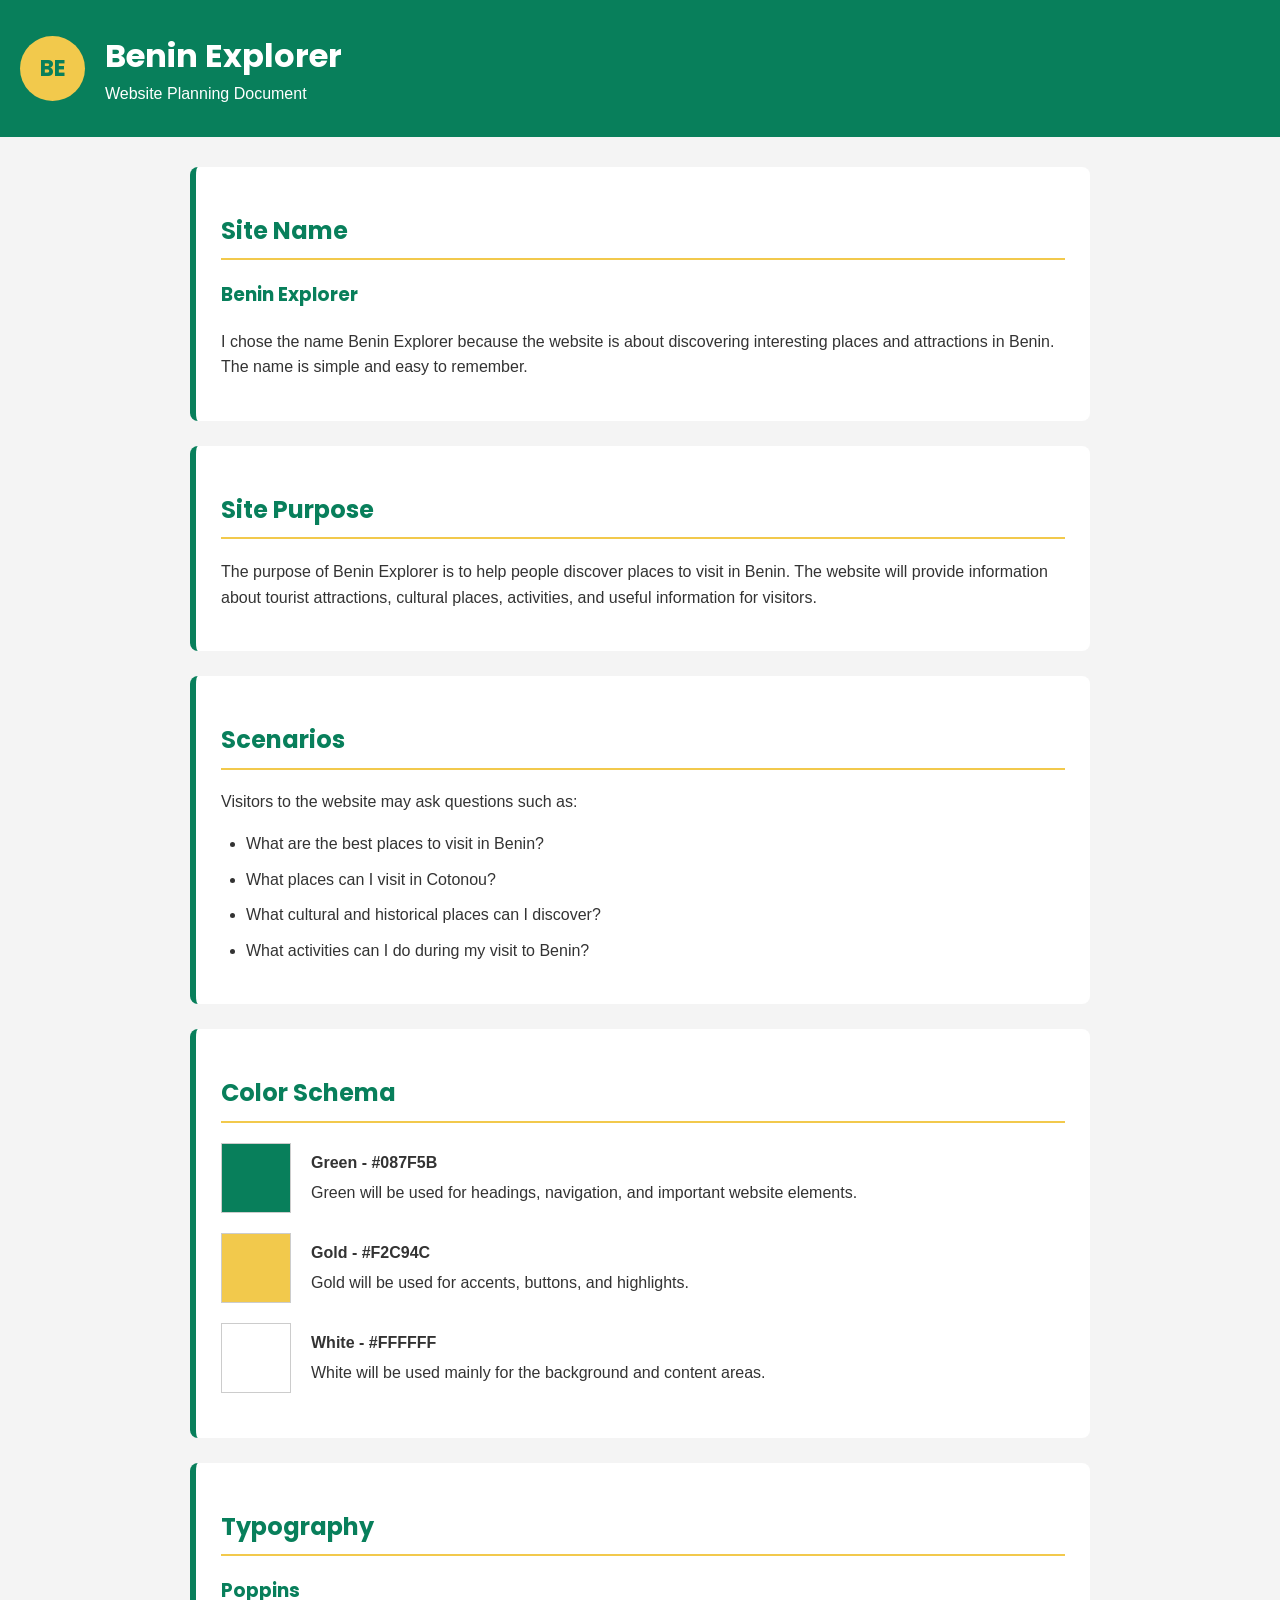
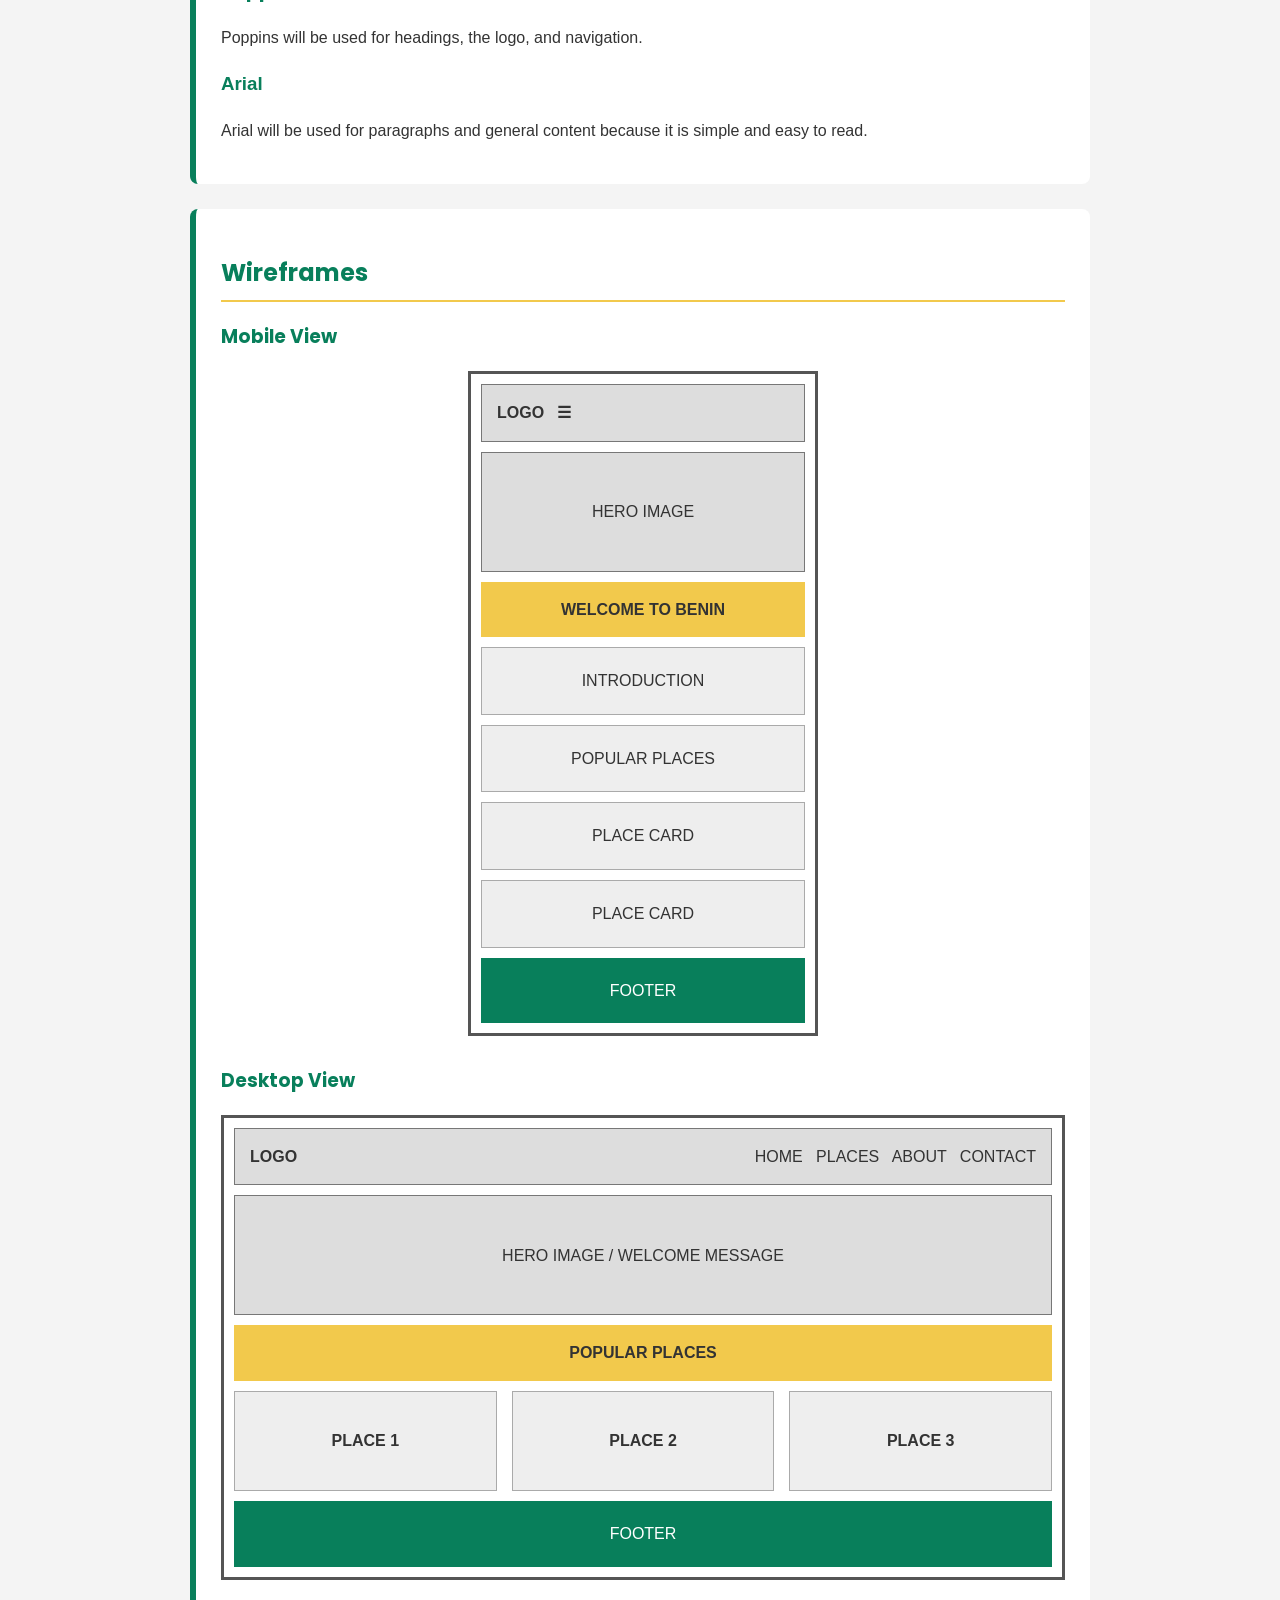
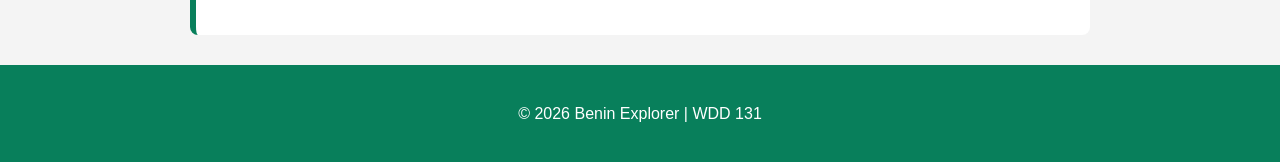
<file: siteplan.html>
<!DOCTYPE html>
<html lang="en">
<head>
    <meta charset="UTF-8">
    <meta name="viewport" content="width=device-width, initial-scale=1.0">
    <meta name="description" content="Website planning document for a website about places to visit in Benin.">
    <title>Benin Explorer - Site Plan</title>
    <link rel="stylesheet" href="styles/siteplan.css">
</head>

<body>

    <header>
        <div class="logo">BE</div>
        <div>
            <h1>Benin Explorer</h1>
            <p>Website Planning Document</p>
        </div>
    </header>

    <main>

        <section>
            <h2>Site Name</h2>
            <h3>Benin Explorer</h3>
            <p>
                I chose the name Benin Explorer because the website is about
                discovering interesting places and attractions in Benin.
                The name is simple and easy to remember.
            </p>
        </section>

        <section>
            <h2>Site Purpose</h2>
            <p>
                The purpose of Benin Explorer is to help people discover
                places to visit in Benin. The website will provide information
                about tourist attractions, cultural places, activities, and
                useful information for visitors.
            </p>
        </section>

        <section>
            <h2>Scenarios</h2>
            <p>Visitors to the website may ask questions such as:</p>

            <ul>
                <li>What are the best places to visit in Benin?</li>
                <li>What places can I visit in Cotonou?</li>
                <li>What cultural and historical places can I discover?</li>
                <li>What activities can I do during my visit to Benin?</li>
            </ul>
        </section>

        <section>
            <h2>Color Schema</h2>

            <div class="color-item">
                <div class="color green"></div>
                <div>
                    <strong>Green - #087F5B</strong>
                    <p>
                        Green will be used for headings, navigation,
                        and important website elements.
                    </p>
                </div>
            </div>

            <div class="color-item">
                <div class="color gold"></div>
                <div>
                    <strong>Gold - #F2C94C</strong>
                    <p>
                        Gold will be used for accents, buttons,
                        and highlights.
                    </p>
                </div>
            </div>

            <div class="color-item">
                <div class="color white"></div>
                <div>
                    <strong>White - #FFFFFF</strong>
                    <p>
                        White will be used mainly for the background
                        and content areas.
                    </p>
                </div>
            </div>
        </section>

        <section>
            <h2>Typography</h2>

            <h3 class="font-heading">Poppins</h3>
            <p>
                Poppins will be used for headings, the logo, and navigation.
            </p>

            <h3 class="font-body">Arial</h3>
            <p>
                Arial will be used for paragraphs and general content
                because it is simple and easy to read.
            </p>
        </section>

        <section>
            <h2>Wireframes</h2>

            <h3>Mobile View</h3>

            <div class="wireframe mobile">
                <div class="wf-header">LOGO &nbsp; ☰</div>
                <div class="wf-hero">HERO IMAGE</div>
                <div class="wf-title">WELCOME TO BENIN</div>
                <div class="wf-content">INTRODUCTION</div>
                <div class="wf-content">POPULAR PLACES</div>
                <div class="wf-content">PLACE CARD</div>
                <div class="wf-content">PLACE CARD</div>
                <div class="wf-footer">FOOTER</div>
            </div>

            <h3>Desktop View</h3>

            <div class="wireframe desktop">
                <div class="wf-header">
                    LOGO
                    <span>HOME &nbsp; PLACES &nbsp; ABOUT &nbsp; CONTACT</span>
                </div>

                <div class="wf-hero">HERO IMAGE / WELCOME MESSAGE</div>

                <div class="wf-title">POPULAR PLACES</div>

                <div class="cards">
                    <div class="wf-card">PLACE 1</div>
                    <div class="wf-card">PLACE 2</div>
                    <div class="wf-card">PLACE 3</div>
                </div>

                <div class="wf-footer">FOOTER</div>
            </div>

        </section>

    </main>

    <footer>
        <p>&copy; 2026 Benin Explorer | WDD 131</p>
    </footer>

</body>
</html>
</file>
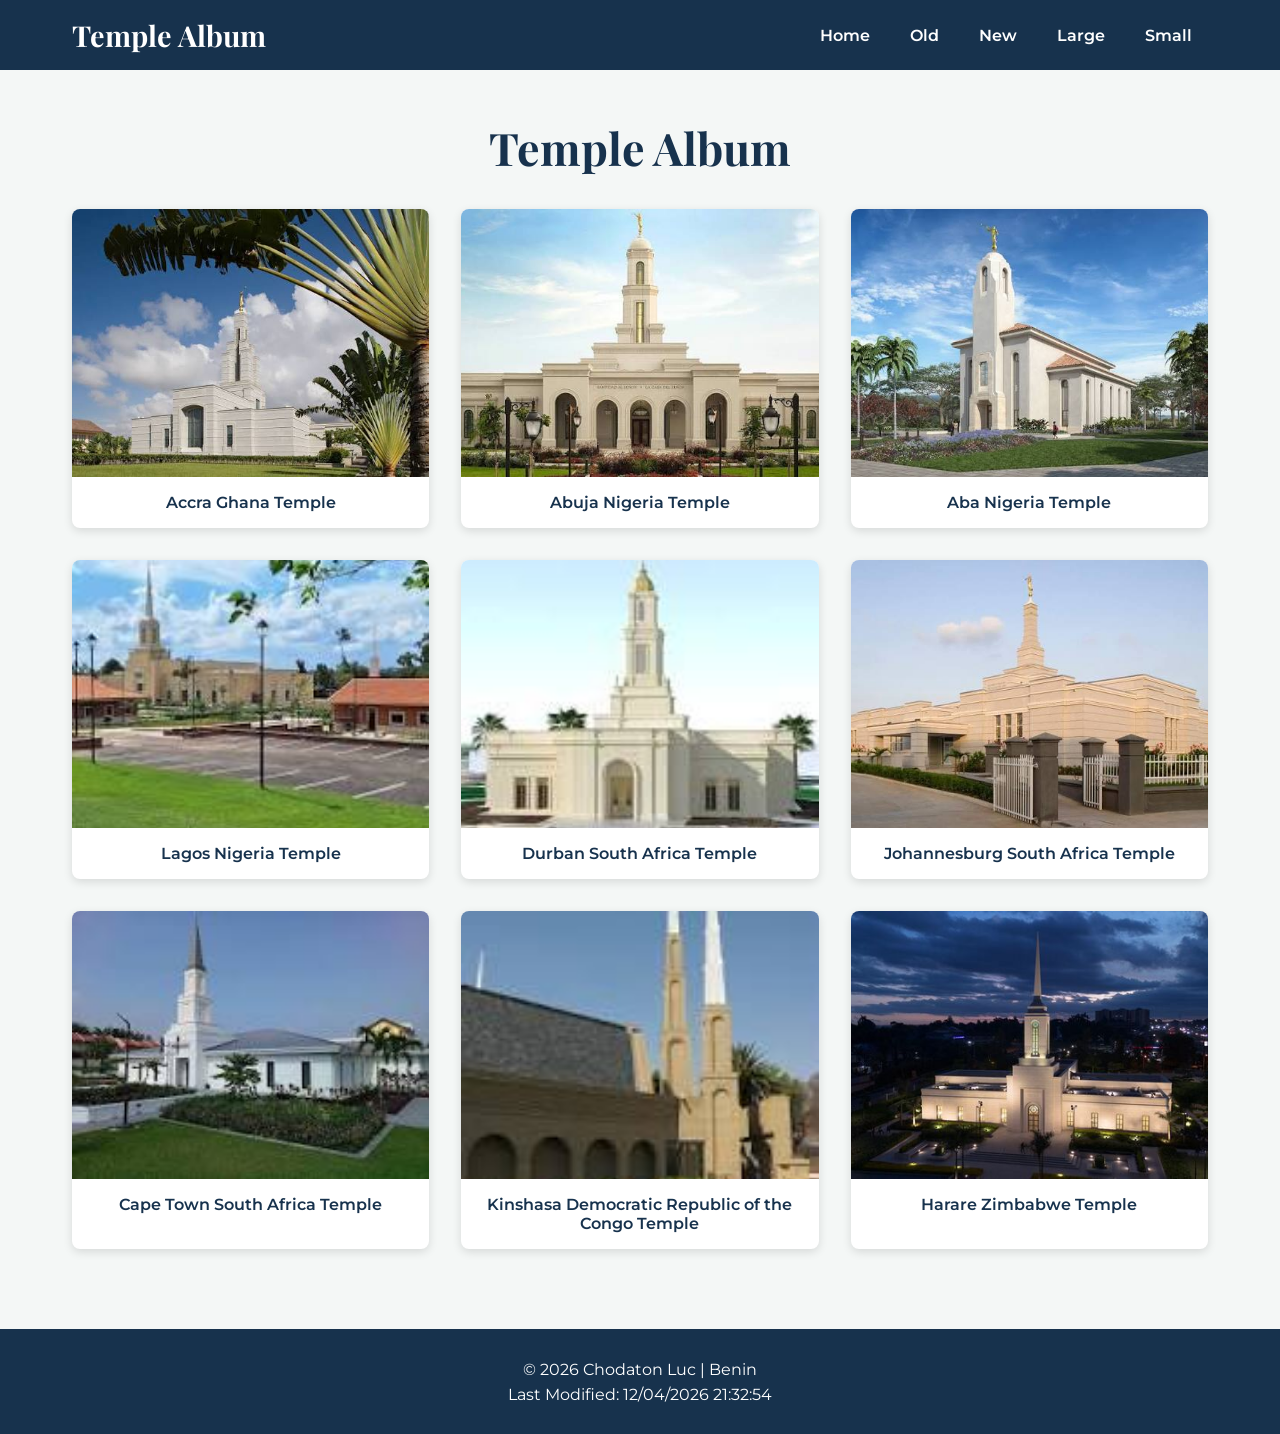
<file: temples.html>
<!DOCTYPE html>
<html lang="en">
<head>
    <meta charset="UTF-8">
    <meta name="viewport" content="width=device-width, initial-scale=1.0">
    <meta name="description" content="Temple Album featuring temples of The Church of Jesus Christ of Latter-day Saints.">
    <meta name="author" content="Chodaton Luc">
    <title>Temple Album</title>

    <link rel="preconnect" href="https://fonts.googleapis.com">
    <link rel="preconnect" href="https://fonts.gstatic.com" crossorigin>
    <link href="https://fonts.googleapis.com/css2?family=Montserrat:wght@400;600;700&family=Playfair+Display:wght@600;700&display=swap" rel="stylesheet">

    <link rel="stylesheet" href="styles/temples.css">
    <link rel="stylesheet" href="styles/temples-large.css">

    <script src="scripts/temples.js" defer></script>
</head>

<body>
    <header>
        <div class="header-container">
            <p class="site-title">Temple Album</p>

            <button id="menu-button" class="hamburger" aria-label="Open navigation menu" aria-expanded="false">
                ☰
            </button>

            <nav id="navigation">
                <a href="#" class="active">Home</a>
                <a href="#">Old</a>
                <a href="#">New</a>
                <a href="#">Large</a>
                <a href="#">Small</a>
            </nav>
        </div>
    </header>

    <main>
        <h1>Temple Album</h1>

        <div class="temple-grid">
            <figure>
                <img src="images/accra.jpg" alt="Accra Ghana Temple" loading="lazy">
                <figcaption>Accra Ghana Temple</figcaption>
            </figure>

            <figure>
                <img src="images/abuja.jpg" alt="Abuja Nigeria Temple" loading="lazy">
                <figcaption>Abuja Nigeria Temple</figcaption>
            </figure>

            <figure>
                <img src="images/aba.jpg" alt="Aba Nigeria Temple" loading="lazy">
                <figcaption>Aba Nigeria Temple</figcaption>
            </figure>

            <figure>
                <img src="images/cape.jpg" alt="Lagos Nigeria Temple" loading="lazy">
                <figcaption>Lagos Nigeria Temple</figcaption>
            </figure>

            <figure>
                <img src="images/durban.jpg" alt="Durban South Africa Temple" loading="lazy">
                <figcaption>Durban South Africa Temple</figcaption>
            </figure>

            <figure>
                <img src="images/johannesburg.jpg" alt="Johannesburg South Africa Temple" loading="lazy">
                <figcaption>Johannesburg South Africa Temple</figcaption>
            </figure>

            <figure>
                <img src="images/kinshasa.jpg" alt="Cape Town South Africa Temple" loading="lazy">
                <figcaption>Cape Town South Africa Temple</figcaption>
            </figure>

            <figure>
                <img src="images/lagos.jpg" alt="Kinshasa Democratic Republic of the Congo Temple" loading="lazy">
                <figcaption>Kinshasa Democratic Republic of the Congo Temple</figcaption>
            </figure>

            <figure>
                <img src="images/nairobi.jpg" alt="Harare Zimbabwe Temple" loading="lazy">
                <figcaption>Harare Zimbabwe Temple</figcaption>
            </figure>
        </div>
    </main>

    <footer>
        <p>
            &copy; <span id="currentyear"></span> Chodaton Luc | Benin
        </p>
        <p id="lastModified"></p>
    </footer>
</body>
</html>
</file>
<file: styles/base.css>
* {
    box-sizing: border-box;
}

body {
    margin: 0;
    font-family: 'Roboto', sans-serif;
    color: #333;
    background-color: #f5f5f5;
}


/* Header */
header {
    background-color: #24577a;
    color: white;
}

#course-title {
    display: block;
    text-align: center;
    padding: 20px;
    font-size: 1.8rem;
    font-weight: 700;
}

/* Navigation */
nav {
    display: flex;
    justify-content: space-around;
    align-items: center;
    background-color: #333;
}

nav a {
    color: white;
    text-decoration: none;
    padding: 15px 25px;
    font-size: 1.1rem;
    transition: background-color 0.3s, color 0.3s;
}

nav a:hover {
    background-color: #ffffff;
    color: #24577a;
}

/* Main content */
main {
    max-width: 1100px;
    margin: 30px auto;
    padding: 0 20px;
    display: grid;
    grid-template-columns: 2fr 1fr;
    gap: 20px;
}

h1 {
    text-align: center;
    font-size: 2.5rem;
    margin-bottom: 30px;
}

/* Cards layout */


main h1 {
    grid-column: 1 / -1;
}

/* Card */
.card {
    border: 1px solid #bbb;
    border-radius: 10px;
    overflow: hidden;
    background-color: white;
    box-shadow: 0 2px 5px rgba(0, 0, 0, 0.15);
}

.card h2 {
    margin: 0;
    padding: 14px;
    text-align: center;
    background-color: #24577a;
    color: white;
    font-size: 1.3rem;
}

.card p {
    padding: 10px 20px;
    line-height: 1.7;
}

/* Images */
.card img {
    max-width: 100%;
    height: auto;
}

.about-image {
    width: 170px;
    float: right;
    margin: 10px 20px 10px 20px;
}

.country-image {
    width: 200px;
    float: left;
    margin: 10px 20px 10px 20px;
}

/* Links inside cards */
.card a {
    color: #0645ad;
}

.card a:hover {
    color: #24577a;
}

/* Resource list */
.card ul {
    padding: 30px 40px;
}

.card li {
    margin-bottom: 15px;
}

.card li a {
    color: #0645ad;
    font-size: 1.05rem;
}

/* Footer */
footer {
    background-color: #24577a;
    color: white;
    text-align: center;
    padding: 20px;
    margin-top: 30px;
}

footer p {
    margin: 8px;
}

#lastModified {
    color: #ffff00;
}

/* Responsive design */
@media screen and (max-width: 700px) {

    nav {
        flex-direction: column;
    }

    nav a {
        width: 100%;
        text-align: center;
    }

    main {
        display: block;
        padding: 15px;
    }

    h1 {
        font-size: 2rem;
    }

    .card {
        margin-bottom: 20px;
    }

    .about-image {
        width: 140px;
    }

    .country-image {
        width: 150px;
    }
}
</file>
<file: styles/basee.css>
/* Google Fonts */
@import url('https://fonts.googleapis.com/css2?family=Poppins:wght@400;500;600;700;800&display=swap');

/* CSS Variables */
:root {
    --primary-green: #087F5B;
    --dark-green: #065A42;
    --light-green: #E8F5F0;
    --gold: #F2C94C;
    --dark-gold: #D9AD20;
    --white: #FFFFFF;
    --off-white: #F8FAF9;
    --light-gray: #E5E7EB;
    --medium-gray: #666666;
    --dark-gray: #222222;
    --black: #111111;

    --heading-font: 'Poppins', sans-serif;
    --body-font: Arial, Helvetica, sans-serif;

    --container-width: 1200px;
    --border-radius: 12px;
    --small-radius: 6px;
    --box-shadow: 0 4px 15px rgba(0, 0, 0, 0.10);
}

/* Reset */
* {
    box-sizing: border-box;
    margin: 0;
    padding: 0;
}

html {
    scroll-behavior: smooth;
}

body {
    font-family: var(--body-font);
    font-size: 1rem;
    line-height: 1.6;
    color: var(--dark-gray);
    background-color: var(--white);
}

img {
    display: block;
    max-width: 100%;
    height: auto;
}

a {
    color: var(--primary-green);
    text-decoration: none;
}

a:hover {
    color: var(--dark-green);
    text-decoration: underline;
}

a:focus-visible,
button:focus-visible,
input:focus-visible,
select:focus-visible,
textarea:focus-visible {
    outline: 3px solid var(--dark-gold);
    outline-offset: 3px;
}

ul {
    padding-left: 1.5rem;
}

li {
    margin-bottom: 0.5rem;
}

p {
    margin-bottom: 1rem;
}

h1,
h2,
h3,
h4 {
    font-family: var(--heading-font);
    line-height: 1.25;
    color: var(--dark-green);
    margin-bottom: 1rem;
}

h1 {
    font-size: 2.5rem;
    font-weight: 800;
}

h2 {
    font-size: 2rem;
    font-weight: 700;
}

h3 {
    font-size: 1.25rem;
    font-weight: 600;
}

main {
    min-height: 60vh;
}

section {
    width: 100%;
}

.section-container {
    width: min(92%, var(--container-width));
    margin: 0 auto;
    padding-top: 3rem;
    padding-bottom: 3rem;
}

/* Header */
header {
    display: flex;
    justify-content: space-between;
    align-items: center;
    gap: 1rem;
    padding: 1rem 4%;
    background-color: var(--white);
    border-bottom: 3px solid var(--primary-green);
    box-shadow: 0 2px 8px rgba(0, 0, 0, 0.06);
}

.logo {
    font-family: var(--heading-font);
    font-size: 1.5rem;
    font-weight: 800;
    color: var(--primary-green);
    white-space: nowrap;
}

.logo:hover {
    text-decoration: none;
    color: var(--dark-green);
}

/* Navigation */
#navigation ul {
    display: flex;
    align-items: center;
    gap: 1.5rem;
    list-style: none;
    padding: 0;
    margin: 0;
}

#navigation li {
    margin: 0;
}

#navigation a {
    display: block;
    padding: 0.5rem 0.25rem;
    color: var(--dark-gray);
    font-weight: 600;
    transition: color 0.2s ease;
}

#navigation a:hover,
#navigation a[aria-current="page"] {
    color: var(--primary-green);
    text-decoration: none;
}

#navigation a[aria-current="page"] {
    border-bottom: 3px solid var(--gold);
}

#menu-button {
    display: none;
    border: none;
    background: transparent;
    color: var(--primary-green);
    font-size: 1.8rem;
    cursor: pointer;
    padding: 0.25rem 0.5rem;
}

/* Hero */
.hero {
    min-height: 520px;
    display: flex;
    align-items: center;
    padding: 4rem 6%;
    background:
        linear-gradient(
            90deg,
            rgba(0, 0, 0, 0.70),
            rgba(0, 0, 0, 0.25)
        ),
        url('../images/cotonou.webp') center / cover no-repeat;
    color: var(--white);
}

.hero-content {
    max-width: 700px;
}

.hero h1 {
    color: var(--white);
    font-size: 3rem;
}

.hero p {
    max-width: 650px;
    font-size: 1.1rem;
    color: var(--white);
}

.eyebrow {
    color: var(--primary-green);
    font-family: var(--heading-font);
    font-weight: 700;
    text-transform: uppercase;
    letter-spacing: 2px;
    font-size: 0.85rem;
}

.hero .eyebrow,
.page-banner .eyebrow {
    color: var(--gold);
}

/* Buttons */
.button {
    display: inline-block;
    padding: 0.85rem 1.5rem;
    background-color: var(--primary-green);
    color: var(--white);
    border: 2px solid var(--primary-green);
    border-radius: var(--small-radius);
    font-family: var(--heading-font);
    font-size: 0.95rem;
    font-weight: 600;
    text-align: center;
    cursor: pointer;
    transition:
        background-color 0.2s ease,
        transform 0.2s ease;
}

.button:hover {
    background-color: var(--dark-green);
    border-color: var(--dark-green);
    color: var(--white);
    text-decoration: none;
    transform: translateY(-2px);
}

.button-gold {
    background-color: var(--gold);
    color: var(--black);
    border-color: var(--gold);
}

.button-gold:hover {
    background-color: var(--dark-gold);
    border-color: var(--dark-gold);
    color: var(--black);
}

/* Intro and featured sections */
.intro {
    text-align: center;
    max-width: 900px;
}

.intro p {
    font-size: 1.05rem;
}

.featured {
    background-color: var(--off-white);
    width: 100%;
    padding-left: max(4%, calc((100% - var(--container-width)) / 2));
    padding-right: max(4%, calc((100% - var(--container-width)) / 2));
}

.featured > h2 {
    text-align: center;
}

.centered-link {
    text-align: center;
    margin-top: 2rem;
    margin-bottom: 0;
}

/* Cards */
.card-grid {
    display: grid;
    grid-template-columns: repeat(3, minmax(0, 1fr));
    gap: 1.5rem;
    margin-top: 2rem;
}

.destination-card,
.activity-card {
    overflow: hidden;
    background-color: var(--white);
    border-radius: var(--border-radius);
    box-shadow: var(--box-shadow);
    transition: transform 0.2s ease, box-shadow 0.2s ease;
}

.destination-card:hover,
.activity-card:hover {
    transform: translateY(-4px);
    box-shadow: 0 8px 22px rgba(0, 0, 0, 0.14);
}

.destination-card img,
.activity-card img {
    width: 100%;
    height: 230px;
    object-fit: cover;
}

.card-content {
    padding: 1.25rem;
}

.card-content h2,
.card-content h3 {
    margin-bottom: 0.75rem;
}

.card-content p:last-child {
    margin-bottom: 0;
}

/* Page banner */
.page-banner {
    padding: 4rem 0;
    background-color: var(--primary-green);
    color: var(--white);
}

.page-banner h1 {
    color: var(--white);
}

.page-banner p {
    max-width: 750px;
}

.page-banner p:not(.eyebrow) {
    color: var(--white);
    font-size: 1.05rem;
}

/* Call to action */
.call-to-action {
    padding: 3.5rem 0;
    background-color: var(--primary-green);
    color: var(--white);
    text-align: center;
}

.call-to-action h2 {
    color: var(--white);
}

.call-to-action p {
    max-width: 700px;
    margin: 0 auto 1.5rem;
}

/* Contact page */
.contact-layout {
    display: grid;
    grid-template-columns: 1fr 1.2fr;
    gap: 3rem;
    align-items: start;
}

.contact-info ul {
    margin-top: 1rem;
}

.contact-form {
    padding: 2rem;
    background-color: var(--off-white);
    border: 1px solid var(--light-gray);
    border-radius: var(--border-radius);
    box-shadow: var(--box-shadow);
}

.form-group {
    display: flex;
    flex-direction: column;
    margin-bottom: 1.25rem;
}

.form-group label {
    margin-bottom: 0.5rem;
    font-weight: 600;
}

.form-group input,
.form-group select,
.form-group textarea {
    width: 100%;
    padding: 0.8rem;
    border: 1px solid #999999;
    border-radius: var(--small-radius);
    background-color: var(--white);
    color: var(--dark-gray);
    font: inherit;
}

.form-group textarea {
    resize: vertical;
    min-height: 140px;
}

.form-group input:focus,
.form-group select:focus,
.form-group textarea:focus {
    border-color: var(--primary-green);
}

.checkbox-group {
    flex-direction: row;
    align-items: flex-start;
    gap: 0.75rem;
}

.checkbox-group input {
    width: auto;
    margin-top: 0.35rem;
    accent-color: var(--primary-green);
}

.checkbox-group label {
    margin-bottom: 0;
    font-weight: 400;
}

#form-feedback {
    margin-top: 1rem;
    font-weight: 600;
}

/* References page */
.references-content {
    max-width: 900px;
}

.references-content h2:not(:first-child) {
    margin-top: 2rem;
}

.references-content ul {
    margin-bottom: 1.5rem;
}

.references-content a:not(.button) {
    overflow-wrap: anywhere;
}

/* Footer */
footer {
    display: flex;
    justify-content: space-between;
    align-items: center;
    gap: 1rem;
    padding: 1.5rem 4%;
    background-color: var(--dark-green);
    color: var(--white);
}

footer p {
    margin: 0;
}

footer nav {
    display: flex;
    gap: 1.25rem;
}

footer a {
    color: var(--white);
}

footer a:hover {
    color: var(--gold);
}

footer a[aria-current="page"] {
    color: var(--gold);
}

/* Reduced motion accessibility */
@media (prefers-reduced-motion: reduce) {
    *,
    *::before,
    *::after {
        scroll-behavior: auto !important;
        transition-duration: 0.01ms !important;
        animation-duration: 0.01ms !important;
        animation-iteration-count: 1 !important;
    }
}
</file>
<file: styles/small.css>
@media screen and (max-width: 767px) {
    /* Typography */
    h1 {
        font-size: 2rem;
    }

    h2 {
        font-size: 1.6rem;
    }

    h3 {
        font-size: 1.15rem;
    }

    body {
        font-size: 0.95rem;
    }

    .section-container {
        width: 90%;
        padding-top: 2.25rem;
        padding-bottom: 2.25rem;
    }

    /* Header */
    header {
        position: relative;
        flex-wrap: wrap;
        padding: 0.9rem 5%;
    }

    .logo {
        font-size: 1.25rem;
    }

    #menu-button {
        display: block;
    }

    /* Mobile navigation */
    #navigation {
        display: none;
        width: 100%;
    }

    #navigation.open {
        display: block;
    }

    #navigation ul {
        flex-direction: column;
        align-items: stretch;
        gap: 0;
        padding-top: 0.75rem;
    }

    #navigation li {
        width: 100%;
    }

    #navigation a {
        padding: 0.85rem 0.5rem;
        border-bottom: 1px solid var(--light-gray);
    }

    #navigation a[aria-current="page"] {
        border-bottom: 1px solid var(--light-gray);
        border-left: 4px solid var(--gold);
        padding-left: 0.75rem;
    }

    /* Hero */
    .hero {
        min-height: 420px;
        padding: 3rem 5%;
        background-position: center;
    }

    .hero h1 {
        font-size: 2.2rem;
    }

    .hero p {
        font-size: 1rem;
    }

    .hero-content {
        max-width: 100%;
    }

    /* Buttons */
    .button {
        max-width: 100%;
        padding: 0.75rem 1rem;
    }

    /* Featured section */
    .featured {
        padding-left: 5%;
        padding-right: 5%;
    }

    /* Cards */
    .card-grid {
        grid-template-columns: 1fr;
        gap: 1.5rem;
        margin-top: 1.5rem;
    }

    .destination-card img,
    .activity-card img {
        height: 220px;
    }

    /* Page banner */
    .page-banner {
        padding: 2.75rem 0;
    }

    .page-banner h1 {
        font-size: 2rem;
    }

    /* Call to action */
    .call-to-action {
        padding: 2.5rem 0;
    }

    /* Contact page */
    .contact-layout {
        grid-template-columns: 1fr;
        gap: 1.5rem;
    }

    .contact-form {
        padding: 1.25rem;
    }

    .form-group input,
    .form-group select,
    .form-group textarea {
        font-size: 16px;
    }

    /* Footer */
    footer {
        flex-direction: column;
        text-align: center;
        padding: 1.5rem 5%;
    }

    footer nav {
        flex-wrap: wrap;
        justify-content: center;
    }
}

/* Very small phones */
@media screen and (max-width: 360px) {
    .logo {
        font-size: 1.05rem;
    }

    .hero h1 {
        font-size: 1.8rem;
    }

    .button {
        width: 100%;
    }

    .contact-form {
        padding: 1rem;
    }
}
</file>
<file: styles/large.css>
@media screen and (min-width: 768px) {
    .card-grid {
        grid-template-columns: repeat(2, minmax(0, 1fr));
    }

    .hero {
        min-height: 500px;
    }

    .contact-layout {
        grid-template-columns: 1fr 1.2fr;
    }
}

/* Desktop screens */
@media screen and (min-width: 1024px) {
    .card-grid {
        grid-template-columns: repeat(3, minmax(0, 1fr));
    }

    .hero {
        min-height: 600px;
        padding-left: max(6%, calc((100% - var(--container-width)) / 2));
    }

    .hero h1 {
        font-size: 3.5rem;
    }

    .page-banner {
        padding: 5rem 0;
    }

    .section-container {
        padding-top: 4rem;
        padding-bottom: 4rem;
    }

    .featured {
        padding-left: max(4%, calc((100% - var(--container-width)) / 2));
        padding-right: max(4%, calc((100% - var(--container-width)) / 2));
    }

    .destination-card img,
    .activity-card img {
        height: 250px;
    }
}

/* Extra-wide screens */
@media screen and (min-width: 1440px) {
    .hero h1 {
        font-size: 4rem;
    }

    .hero {
        min-height: 650px;
    }
}
</file>
<file: styles/form.css>
/* General styles */
* {
    box-sizing: border-box;
}

body {
    margin: 0;
    font-family: Arial, Helvetica, sans-serif;
    background-color: #f0f4f8;
    color: #222;
    line-height: 1.6;
}

/* Header */
header {
    background-color: #17324d;
    color: white;
    text-align: center;
    padding: 20px;
}

header h1 {
    margin: 0;
    font-size: 2rem;
}

/* Main form container */
main {
    max-width: 600px;
    margin: 30px auto;
    padding: 20px;
    background-color: white;
    border-radius: 10px;
    box-shadow: 0 4px 12px rgba(0, 0, 0, 0.1);
}

/* Labels and fields */
label {
    display: block;
    margin: 15px 0 5px;
    font-weight: bold;
}

select,
input[type="date"],
input[type="text"],
textarea {
    width: 100%;
    padding: 12px;
    margin-bottom: 15px;
    border: 1px solid #9aa9b7;
    border-radius: 5px;
    font-size: 1rem;
    background-color: white;
}

textarea {
    resize: vertical;
}

/* Fieldsets */
fieldset {
    border: 1px solid #bdcbd8;
    border-radius: 6px;
    margin: 20px 0;
    padding: 15px;
}

legend {
    color: #17324d;
    font-weight: bold;
    padding: 0 8px;
}

/* Rating */
.rating {
    display: flex;
    justify-content: space-between;
    gap: 5px;
}

.rating label {
    text-align: center;
    font-size: 1.1rem;
}

.rating input {
    display: block;
    margin: 0 auto 5px;
    accent-color: #235789;
}

/* Checkboxes */
fieldset input[type="checkbox"] {
    accent-color: #235789;
    width: 17px;
    height: 17px;
}

/* Submit button */
input[type="submit"] {
    width: 100%;
    padding: 14px;
    background-color: #235789;
    color: white;
    border: none;
    border-radius: 5px;
    font-size: 1.1rem;
    font-weight: bold;
    cursor: pointer;
}

input[type="submit"]:hover {
    background-color: #17324d;
}

/* Keyboard accessibility */
input:focus-visible,
select:focus-visible,
textarea:focus-visible {
    outline: 3px solid #e5a000;
    outline-offset: 2px;
}

/* Footer */
footer {
    background-color: #17324d;
    color: white;
    text-align: center;
    padding: 20px;
    margin-top: 30px;
    font-size: 0.9rem;
}

footer p {
    margin: 5px 0;
}

/* Mobile layout */
@media screen and (max-width: 600px) {
    main {
        margin: 15px 10px;
        padding: 15px;
    }

    header h1 {
        font-size: 1.6rem;
    }

    .rating {
        gap: 2px;
    }

    .rating label {
        font-size: 0.9rem;
    }
}
</file>
<file: styles/planning.css>
* {
    box-sizing: border-box;
}

body {
    margin: 0;
    font-family: Arial, sans-serif;
    line-height: 1.6;
    color: #222;
    background-color: white;
}

.container {
    width: 90%;
    max-width: 900px;
    margin: auto;
}

h1,
h2,
h3 {
    margin-top: 0;
}

h1 {
    font-size: 2.5rem;
}

h2 {
    color: #008751;
    margin-bottom: 20px;
}

h3 {
    margin-bottom: 10px;
}

p {
    color: #555;
}


/* Header */

header {
    background-color: #008751;
    color: white;
    text-align: center;
    padding: 45px 0;
}

header h1 {
    margin-bottom: 5px;
}

header p {
    color: white;
    margin: 0;
}


/* Sections */

.section {
    padding: 55px 0;
}

.light {
    background-color: #f4f7f5;
}


/* Lists */

ul {
    padding-left: 25px;
}

li {
    margin-bottom: 8px;
}


/* Content Cards */

.cards {
    display: grid;
    grid-template-columns: repeat(2, 1fr);
    gap: 20px;
}

.card {
    padding: 25px;
    background-color: white;
    border: 1px solid #ddd;
    border-radius: 8px;
}

.card h3 {
    color: #008751;
}

.card p {
    margin-bottom: 0;
}


/* Colors */

.colors {
    display: flex;
    gap: 30px;
    margin: 30px 0;
    flex-wrap: wrap;
}

.colors div {
    text-align: center;
}

.color {
    display: block;
    width: 55px;
    height: 55px;
    border-radius: 50%;
    margin-bottom: 8px;
}

.green {
    background-color: #008751;
}

.yellow {
    background-color: #fcd116;
}

.red {
    background-color: #e8112d;
}

.white {
    background-color: white;
    border: 1px solid #ccc;
}

.design-text {
    margin-top: 25px;
}


/* Footer */

footer {
    background-color: #222;
    color: white;
    text-align: center;
    padding: 25px 0;
}

footer p {
    color: white;
    margin: 0;
}


/* Responsive */

@media (max-width: 600px) {

    h1 {
        font-size: 2rem;
    }

    h2 {
        font-size: 1.5rem;
    }

    .section {
        padding: 40px 0;
    }

    .cards {
        grid-template-columns: 1fr;
    }

    .colors {
        gap: 20px;
    }
}
</file>
<file: styles/siteplan.css>
@import url('https://fonts.googleapis.com/css2?family=Poppins:wght@400;600;700&display=swap');

:root {
    --green: #087F5B;
    --gold: #F2C94C;
    --white: #FFFFFF;
    --light-gray: #f4f4f4;
    --dark: #333333;
}

* {
    box-sizing: border-box;
}

body {
    margin: 0;
    background-color: var(--light-gray);
    color: var(--dark);
    font-family: Arial, sans-serif;
    line-height: 1.6;
}

header {
    background-color: var(--green);
    color: var(--white);
    padding: 30px 20px;
    display: flex;
    align-items: center;
    gap: 20px;
}

.logo {
    width: 65px;
    height: 65px;
    background-color: var(--gold);
    color: var(--green);
    display: flex;
    align-items: center;
    justify-content: center;
    font-family: 'Poppins', sans-serif;
    font-weight: 700;
    font-size: 22px;
    border-radius: 50%;
}

header h1 {
    margin: 0;
    font-family: 'Poppins', sans-serif;
}

header p {
    margin: 0;
}

main {
    width: 90%;
    max-width: 900px;
    margin: 30px auto;
}

section {
    background-color: var(--white);
    margin-bottom: 25px;
    padding: 25px;
    border-radius: 8px;
    border-left: 6px solid var(--green);
}

h2 {
    color: var(--green);
    font-family: 'Poppins', sans-serif;
    border-bottom: 2px solid var(--gold);
    padding-bottom: 8px;
}

h3 {
    color: var(--green);
    font-family: 'Poppins', sans-serif;
}

ul {
    padding-left: 25px;
}

li {
    margin-bottom: 10px;
}

.color-item {
    display: flex;
    align-items: center;
    gap: 20px;
    margin: 20px 0;
}

.color-item p {
    margin: 5px 0 0;
}

.color {
    width: 70px;
    height: 70px;
    border: 1px solid #ccc;
    flex-shrink: 0;
}

.green {
    background-color: #087F5B;
}

.gold {
    background-color: #F2C94C;
}

.white {
    background-color: #FFFFFF;
}

.font-heading {
    font-family: 'Poppins', sans-serif;
}

.font-body {
    font-family: Arial, sans-serif;
}

.wireframe {
    border: 3px solid #555;
    background-color: #fff;
    padding: 10px;
    margin: 15px 0 30px;
}

.mobile {
    max-width: 350px;
    margin-left: auto;
    margin-right: auto;
}

.wf-header {
    background-color: #ddd;
    border: 1px solid #777;
    padding: 15px;
    font-weight: bold;
    margin-bottom: 10px;
}

.wf-header span {
    float: right;
    font-weight: normal;
}

.wf-hero {
    height: 120px;
    background-color: #ddd;
    border: 1px solid #777;
    display: flex;
    align-items: center;
    justify-content: center;
    margin-bottom: 10px;
}

.wf-title {
    background-color: var(--gold);
    padding: 15px;
    text-align: center;
    font-weight: bold;
    margin-bottom: 10px;
}

.wf-content {
    background-color: #eee;
    border: 1px solid #aaa;
    padding: 20px;
    margin-bottom: 10px;
    text-align: center;
}

.wf-footer {
    background-color: var(--green);
    color: white;
    padding: 20px;
    text-align: center;
    margin-top: 10px;
}

.cards {
    display: flex;
    gap: 15px;
    margin-bottom: 10px;
}

.wf-card {
    flex: 1;
    min-height: 100px;
    background-color: #eee;
    border: 1px solid #aaa;
    display: flex;
    align-items: center;
    justify-content: center;
    font-weight: bold;
}

footer {
    background-color: var(--green);
    color: white;
    text-align: center;
    padding: 20px;
}

@media screen and (max-width: 600px) {

    header {
        padding: 20px 15px;
    }

    header h1 {
        font-size: 24px;
    }

    main {
        width: 94%;
    }

    section {
        padding: 20px;
    }

    .color-item {
        align-items: flex-start;
    }

    .desktop {
        overflow-x: auto;
    }

    .desktop .wf-header span {
        display: block;
        float: none;
        margin-top: 10px;
    }

    .cards {
        flex-direction: column;
    }
}
</file>
<file: styles/temples.css>
:root {
    --primary-color: #17324d;
    --secondary-color: #2f6f73;
    --accent-color: #d9a441;
    --light-color: #f4f7f6;
    --white: #ffffff;
    --text-color: #202a30;
}

* {
    box-sizing: border-box;
}

body {
    margin: 0;
    font-family: "Montserrat", sans-serif;
    color: var(--text-color);
    background-color: var(--light-color);
}

header {
    background-color: var(--primary-color);
    color: var(--white);
}

.header-container {
    max-width: 1200px;
    margin: 0 auto;
    padding: 1rem;
    display: flex;
    flex-wrap: wrap;
    align-items: center;
    justify-content: space-between;
}

.site-title {
    margin: 0;
    font-family: "Playfair Display", serif;
    font-size: 1.8rem;
    font-weight: 700;
}

.hamburger {
    display: block;
    border: none;
    background: transparent;
    color: var(--white);
    font-size: 2rem;
    cursor: pointer;
    padding: 0.25rem 0.5rem;
}

nav {
    width: 100%;
    display: none;
    flex-direction: column;
    align-items: center;
    gap: 0.25rem;
    padding-top: 1rem;
}

nav.open {
    display: flex;
}

nav a {
    width: 100%;
    padding: 0.75rem 1rem;
    text-align: center;
    color: var(--white);
    text-decoration: none;
    font-weight: 600;
    border-radius: 0.35rem;
}

nav a:hover,
nav a:focus {
    background-color: var(--accent-color);
    color: var(--primary-color);
}

main {
    max-width: 1200px;
    margin: 0 auto;
    padding: 2rem 1rem;
}

h1 {
    margin: 0 0 2rem;
    text-align: center;
    font-family: "Playfair Display", serif;
    color: var(--primary-color);
    font-size: 2.2rem;
}

.temple-grid {
    display: grid;
    grid-template-columns: 1fr;
    gap: 1.5rem;
}

figure {
    margin: 0;
    padding: 0;
    background-color: var(--white);
    border-radius: 0.5rem;
    overflow: hidden;
    box-shadow: 0 3px 10px rgba(0, 0, 0, 0.12);
}

figure img {
    display: block;
    width: 100%;
    height: auto;
    aspect-ratio: 4 / 3;
    object-fit: cover;
}

figcaption {
    padding: 1rem;
    text-align: center;
    font-weight: 600;
    color: var(--primary-color);
}

footer {
    margin-top: 2rem;
    padding: 1.5rem 1rem;
    text-align: center;
    background-color: var(--primary-color);
    color: var(--white);
}

footer p {
    margin: 0.4rem;
}
</file>
<file: styles/temples-large.css>
@media screen and (min-width: 700px) {
    .header-container {
        padding: 1rem 2rem;
    }

    .hamburger {
        display: none;
    }

    nav {
        width: auto;
        display: flex;
        flex-direction: row;
        gap: 0.5rem;
        padding-top: 0;
    }

    nav a {
        width: auto;
        padding: 0.6rem 1rem;
    }

    main {
        padding: 3rem 2rem;
    }

    .temple-grid {
        grid-template-columns: repeat(2, 1fr);
        gap: 2rem;
    }

    h1 {
        font-size: 2.8rem;
    }
}

@media screen and (min-width: 1000px) {
    .temple-grid {
        grid-template-columns: repeat(3, 1fr);
    }
}
</file>
